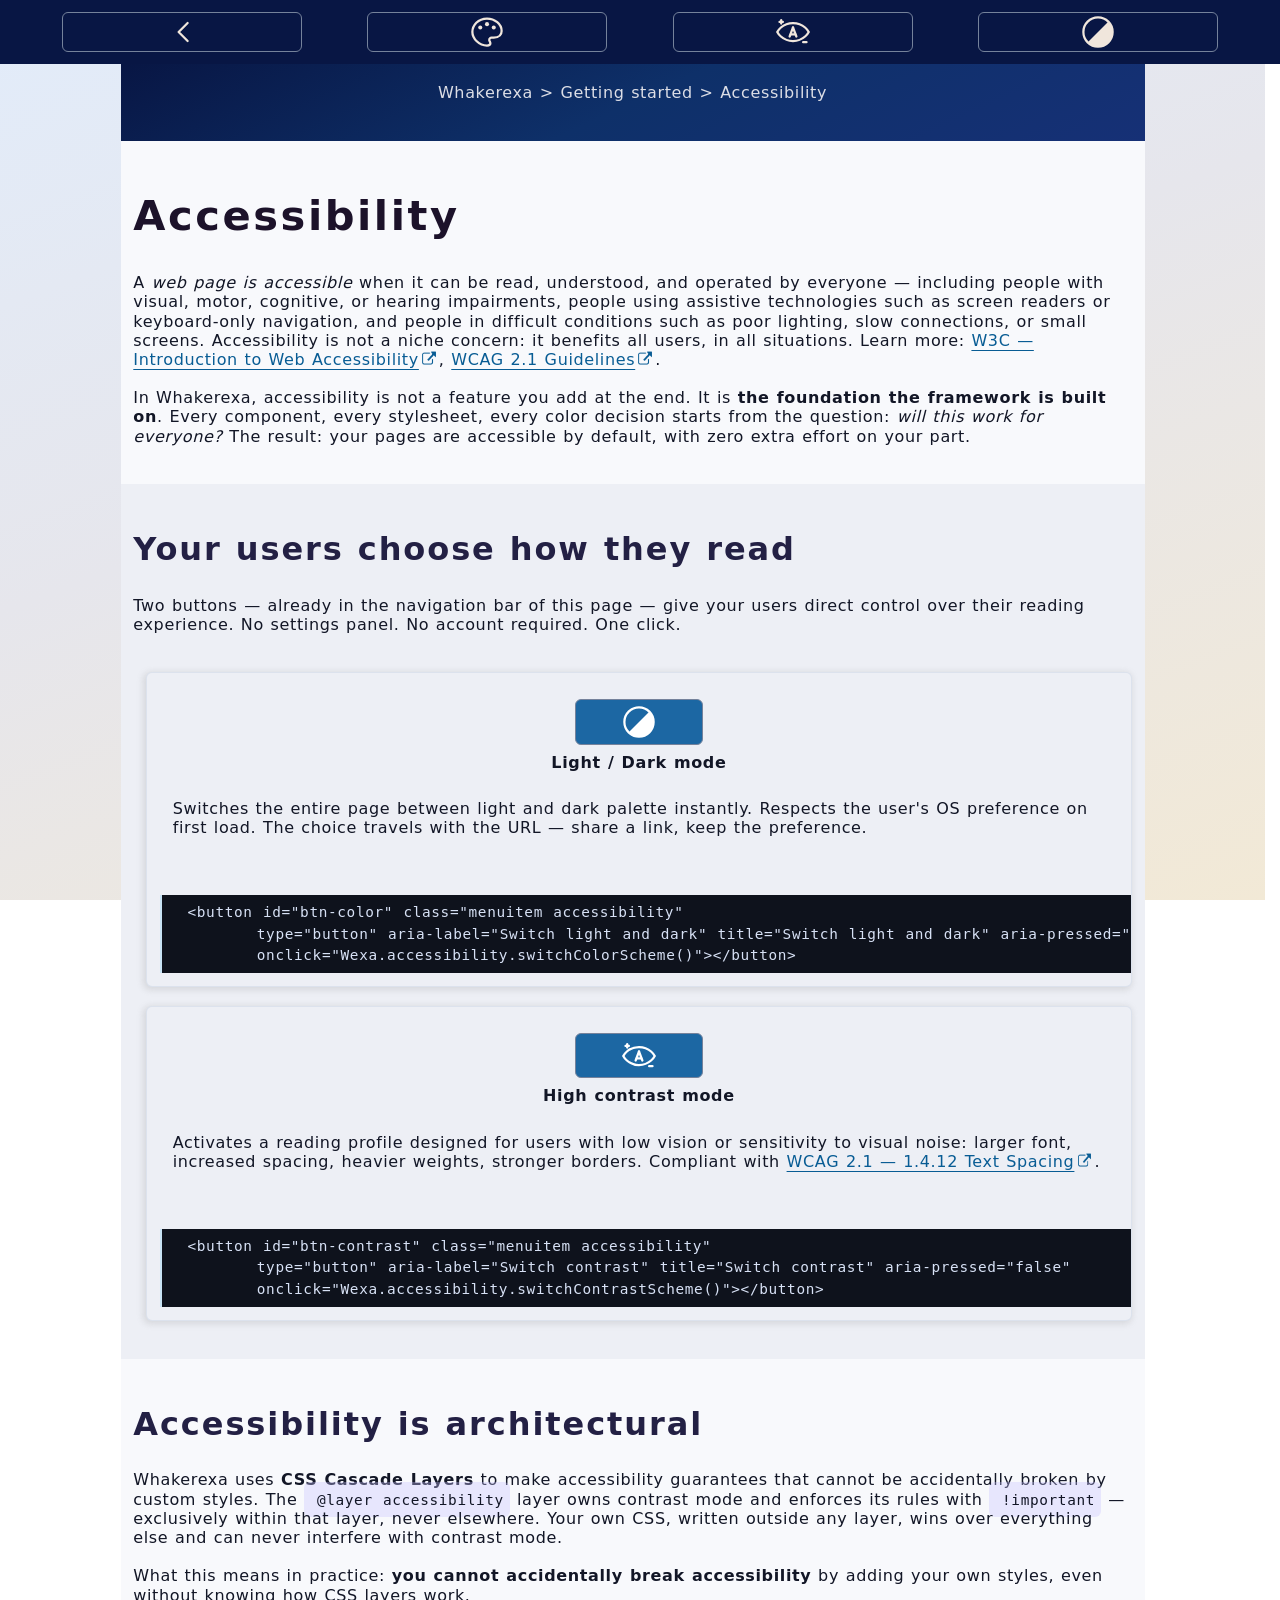
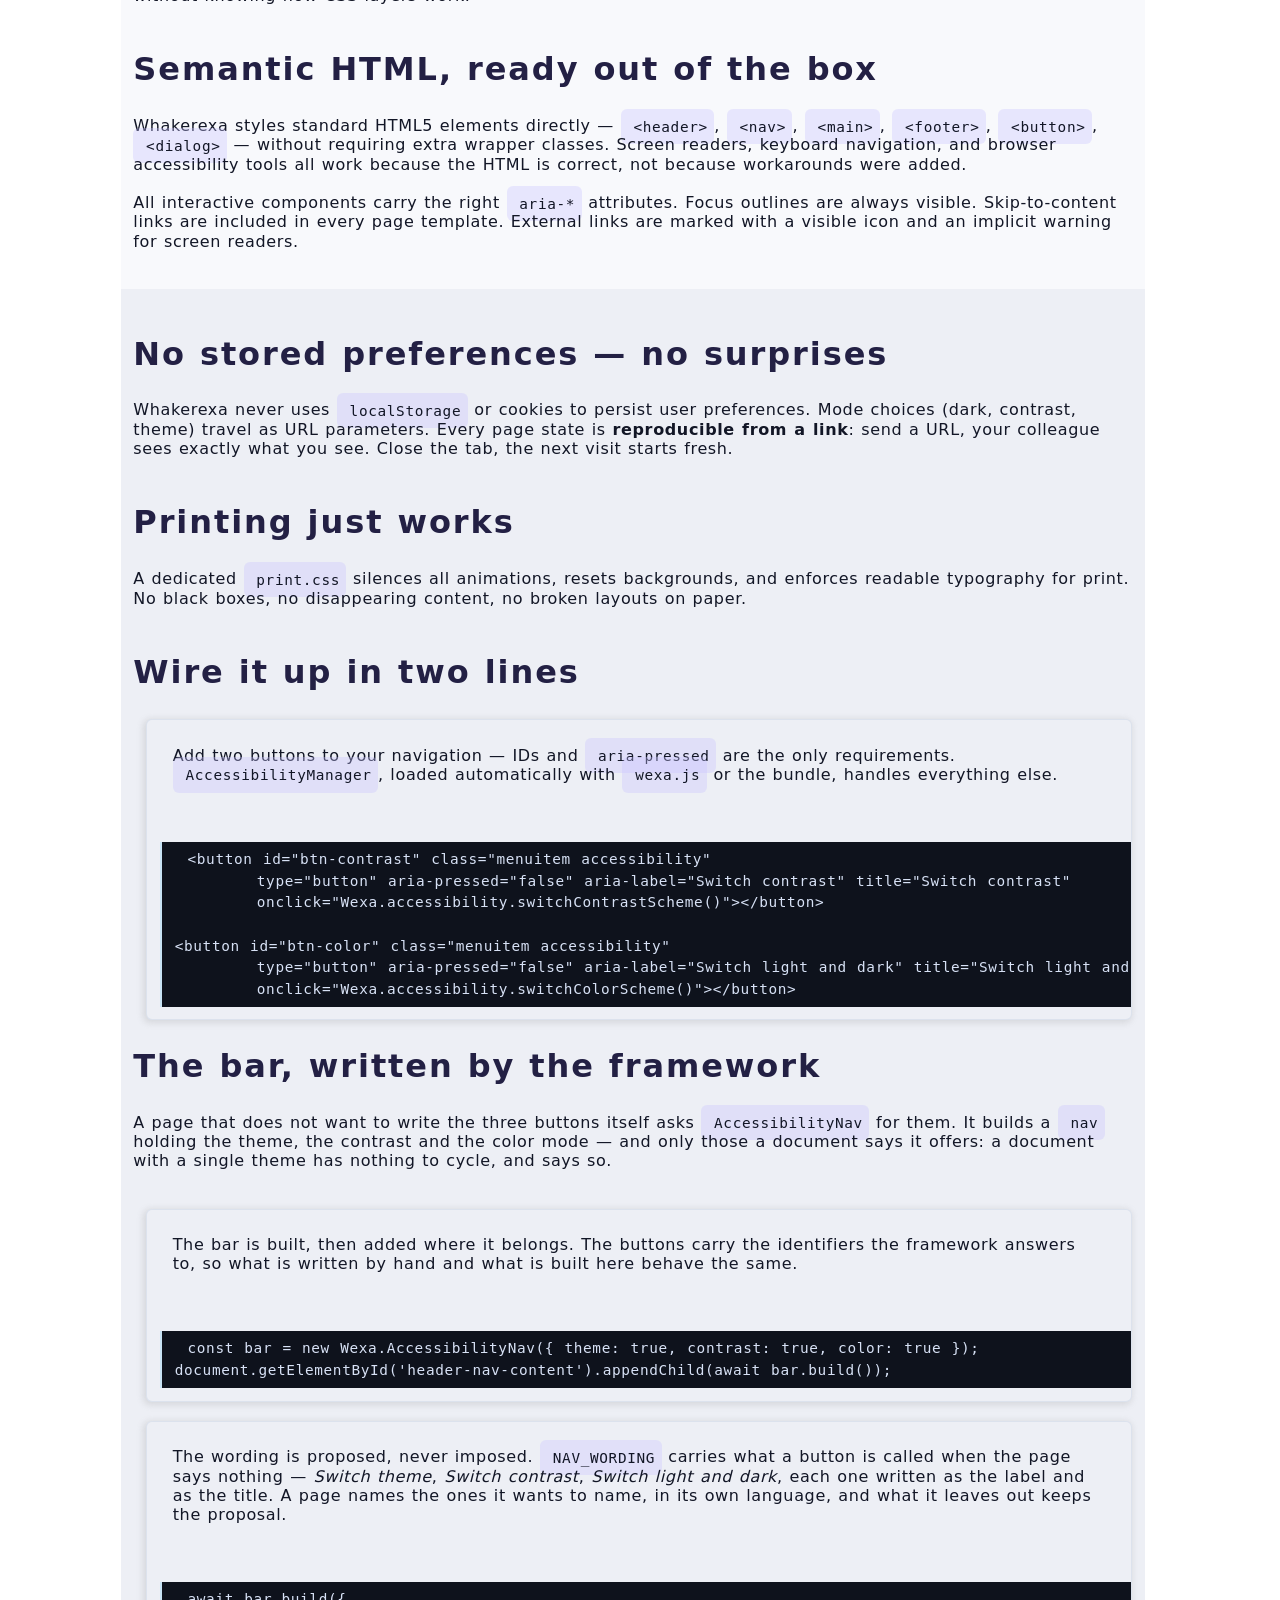
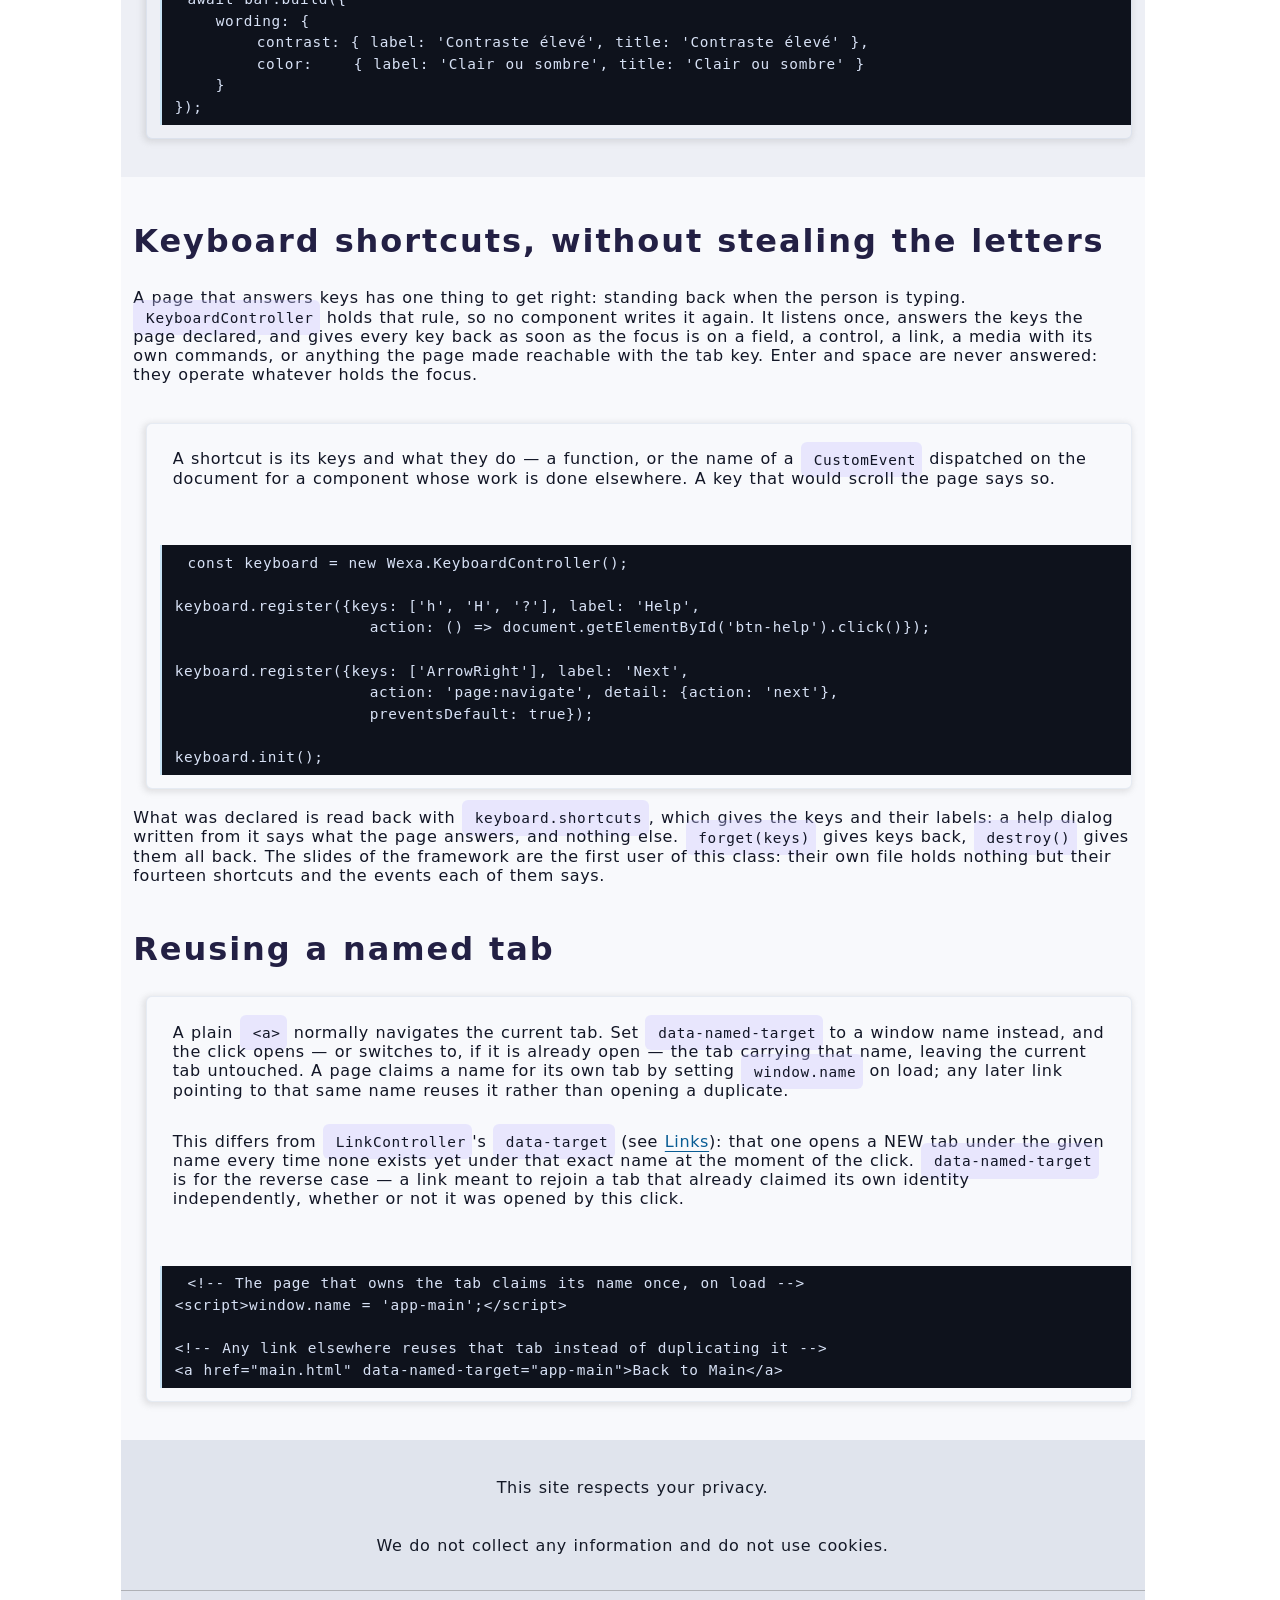
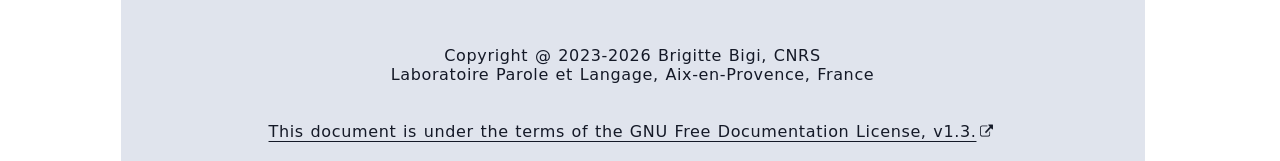
<file: docs/Whakerexa-current/docs/accessibility.html>
<!DOCTYPE html>
<html lang="en">
<head>
    <title>Accessibility — Whakerexa</title>
    <meta charset="utf-8" />
    <meta name="color-scheme" content="light dark" />
    <meta name="viewport" content="width=device-width, initial-scale=1.0" />
    <link rel="icon" href="../wexa_statics/icons/whakerexa.ico" type="image/x-icon" />
    <link rel="stylesheet" href="../wexa_statics/css/wexa.css" type="text/css" media="screen" />
    <link rel="stylesheet" id="wexa-theme" href="../wexa_statics/css/themes/wexa_theme.css" type="text/css" />
    <link rel="stylesheet" href="../wexa_statics/css/print.css" type="text/css" media="print" />
    <link rel="stylesheet" href="../wexa_statics/css/menu.css" type="text/css" media="all" />
    <link rel="stylesheet" href="../wexa_statics/css/layout.css" type="text/css" media="all" />
    <link rel="stylesheet" href="doc.css" type="text/css" media="all" />

    <style>
        :root {
            --header-height:   2rem;
            --header-bg-color: transparent;
            --header-fg-color: var(--fg-color-alt);
            --header-slidein:  none;
        }
    </style>
</head>
<body>

<header id="header-content">
    <a class="skip" href="#main-content" aria-label="skip to main content">Skip to main content</a>
    <p>Whakerexa &gt; Getting started &gt; Accessibility</p>
</header>
<nav class="nav-wexa top" aria-label="Page navigation">
    <a class="menuitem" id="btn-back" data-href="../index.html" data-target="_self" aria-label="Back" title="Back" data-icon="chevron-left">
    </a>
    <button id="btn-css-theme" class="menuitem" type="button"
            aria-label="Switch theme" title="Switch theme"
            onclick="window.themes && window.themes.next()">
    </button>
    <button id="btn-contrast" class="menuitem accessibility"
            type="button" aria-label="Switch contrast" title="Switch contrast" aria-pressed="false"
            onclick="Wexa.accessibility.switchContrastScheme()"></button>
    <button id="btn-color" class="menuitem accessibility"
            type="button" aria-label="Switch light and dark" title="Switch light and dark" aria-pressed="false"
            onclick="Wexa.accessibility.switchColorScheme()"></button>
</nav>

<main id="main-content">

    <!-- ============================================================ -->
    <section class="panel-item">

        <h1>Accessibility</h1>

        <p>
            A <dfn>web page is accessible</dfn> when it can be read, understood, and operated
            by everyone — including people with visual, motor, cognitive, or hearing impairments,
            people using assistive technologies such as screen readers or keyboard-only navigation,
            and people in difficult conditions such as poor lighting, slow connections, or small screens.
            Accessibility is not a niche concern: it benefits all users, in all situations.
            Learn more: <a class="external-link" href="https://www.w3.org/WAI/fundamentals/accessibility-intro/">W3C — Introduction to Web Accessibility</a>,
            <a class="external-link" href="https://www.w3.org/TR/WCAG21/">WCAG 2.1 Guidelines</a>.
        </p>
        <p>
            In Whakerexa, accessibility is not a feature you add at the end.
            It is <strong>the foundation the framework is built on</strong>.
            Every component, every stylesheet, every color decision starts from the question:
            <em>will this work for everyone?</em>
            The result: your pages are accessible by default, with zero extra effort on your part.
        </p>

    </section>

    <!-- ============================================================ -->
    <section class="panel-item">

        <h2>Your users choose how they read</h2>

        <p>
            Two buttons — already in the navigation bar of this page — give your users
            direct control over their reading experience.
            No settings panel. No account required. One click.
        </p>

        <article class="card-doc" aria-label="Light / Dark mode demo">
            <div class="card-view" style="flex-direction: column; align-items: center; gap: 0.5rem;">
                <button id="btn-color-demo" class="menuitem accessibility"
                        type="button" aria-label="Switch light and dark" title="Switch light and dark" aria-pressed="false"
                        onclick="Wexa.accessibility.switchColorScheme()" data-icon="color">
                </button>
                <p><strong>Light / Dark mode</strong></p>
                <p>
                    Switches the entire page between light and dark palette instantly.
                    Respects the user's OS preference on first load.
                    The choice travels with the URL — share a link, keep the preference.
                </p>
            </div>
            <pre class="dark"><code>&lt;button id="btn-color" class="menuitem accessibility"
        type="button" aria-label="Switch light and dark" title="Switch light and dark" aria-pressed="false"
        onclick="Wexa.accessibility.switchColorScheme()"&gt;&lt;/button&gt;</code></pre>
        </article>

        <article class="card-doc" aria-label="High contrast mode demo">
            <div class="card-view" style="flex-direction: column; align-items: center; gap: 0.5rem;">
                <button id="btn-contrast-demo" class="menuitem accessibility"
                        type="button" aria-label="Switch contrast" title="Switch contrast" aria-pressed="false"
                        onclick="Wexa.accessibility.switchContrastScheme()" data-icon="contrast">
                </button>
                <p><strong>High contrast mode</strong></p>
                <p>
                    Activates a reading profile designed for users with low vision or
                    sensitivity to visual noise: larger font, increased spacing,
                    heavier weights, stronger borders.
                    Compliant with <a class="external-link" href="https://www.w3.org/TR/WCAG21/#text-spacing">WCAG 2.1 — 1.4.12 Text Spacing</a>.
                </p>
            </div>
            <pre class="dark"><code>&lt;button id="btn-contrast" class="menuitem accessibility"
        type="button" aria-label="Switch contrast" title="Switch contrast" aria-pressed="false"
        onclick="Wexa.accessibility.switchContrastScheme()"&gt;&lt;/button&gt;</code></pre>
        </article>

    </section>

    <!-- ============================================================ -->
    <section class="panel-item">

        <h2>Accessibility is architectural</h2>

        <p>
            Whakerexa uses <strong>CSS Cascade Layers</strong> to make accessibility guarantees that cannot
            be accidentally broken by custom styles.
            The <code>@layer accessibility</code> layer owns contrast mode and enforces its rules with
            <code>!important</code> — exclusively within that layer, never elsewhere.
            Your own CSS, written outside any layer, wins over everything else
            and can never interfere with contrast mode.
        </p>
        <p>
            What this means in practice: <strong>you cannot accidentally break accessibility</strong>
            by adding your own styles, even without knowing how CSS layers work.
        </p>

        <h2>Semantic HTML, ready out of the box</h2>

        <p>
            Whakerexa styles standard HTML5 elements directly —
            <code>&lt;header&gt;</code>, <code>&lt;nav&gt;</code>, <code>&lt;main&gt;</code>,
            <code>&lt;footer&gt;</code>, <code>&lt;button&gt;</code>, <code>&lt;dialog&gt;</code> —
            without requiring extra wrapper classes.
            Screen readers, keyboard navigation, and browser accessibility tools
            all work because the HTML is correct, not because workarounds were added.
        </p>
        <p>
            All interactive components carry the right <code>aria-*</code> attributes.
            Focus outlines are always visible. Skip-to-content links are included in every page template.
            External links are marked with a visible icon and an implicit warning for screen readers.
        </p>

    </section>

    <!-- ============================================================ -->
    <section class="panel-item">

        <h2>No stored preferences — no surprises</h2>

        <p>
            Whakerexa never uses <code>localStorage</code> or cookies to persist user preferences.
            Mode choices (dark, contrast, theme) travel as URL parameters.
            Every page state is <strong>reproducible from a link</strong>:
            send a URL, your colleague sees exactly what you see.
            Close the tab, the next visit starts fresh.
        </p>

        <h2>Printing just works</h2>

        <p>
            A dedicated <code>print.css</code> silences all animations, resets backgrounds,
            and enforces readable typography for print.
            No black boxes, no disappearing content, no broken layouts on paper.
        </p>

        <h2>Wire it up in two lines</h2>

        <article class="card-doc" aria-label="AccessibilityManager wiring">
            <div class="card-view" style="flex-direction: column; align-items: flex-start;">
                <p>
                    Add two buttons to your navigation — IDs and <code>aria-pressed</code> are the only requirements.
                    <code>AccessibilityManager</code>, loaded automatically with <code>wexa.js</code> or the bundle,
                    handles everything else.
                </p>
            </div>
            <pre class="dark"><code>&lt;button id="btn-contrast" class="menuitem accessibility"
        type="button" aria-pressed="false" aria-label="Switch contrast" title="Switch contrast"
        onclick="Wexa.accessibility.switchContrastScheme()"&gt;&lt;/button&gt;

&lt;button id="btn-color" class="menuitem accessibility"
        type="button" aria-pressed="false" aria-label="Switch light and dark" title="Switch light and dark"
        onclick="Wexa.accessibility.switchColorScheme()"&gt;&lt;/button&gt;</code></pre>
        </article>

        <h2>The bar, written by the framework</h2>

        <p>
            A page that does not want to write the three buttons itself asks
            <code>AccessibilityNav</code> for them. It builds a <code>nav</code> holding the
            theme, the contrast and the color mode &mdash; and only those a document says it
            offers: a document with a single theme has nothing to cycle, and says so.
        </p>

        <article class="card-doc" aria-label="AccessibilityNav — the bar it builds">
            <div class="card-view" style="flex-direction: column; align-items: flex-start;">
                <p>The bar is built, then added where it belongs. The buttons carry the
                    identifiers the framework answers to, so what is written by hand and what
                    is built here behave the same.</p>
            </div>
            <pre class="dark"><code>const bar = new Wexa.AccessibilityNav({ theme: true, contrast: true, color: true });
document.getElementById('header-nav-content').appendChild(await bar.build());</code></pre>
        </article>

        <article class="card-doc" aria-label="AccessibilityNav — the wording it proposes">
            <div class="card-view" style="flex-direction: column; align-items: flex-start;">
                <p>
                    The wording is proposed, never imposed. <code>NAV_WORDING</code> carries what
                    a button is called when the page says nothing &mdash; <em>Switch theme</em>,
                    <em>Switch contrast</em>, <em>Switch light and dark</em>, each one written as
                    the label and as the title. A page names the ones it wants to name, in its own
                    language, and what it leaves out keeps the proposal.
                </p>
            </div>
            <pre class="dark"><code>await bar.build({
    wording: {
        contrast: { label: 'Contraste élevé', title: 'Contraste élevé' },
        color:    { label: 'Clair ou sombre', title: 'Clair ou sombre' }
    }
});</code></pre>
        </article>

    </section>

    <!-- ============================================================ -->
    <section class="panel-item">

        <h2>Keyboard shortcuts, without stealing the letters</h2>

        <p>
            A page that answers keys has one thing to get right: standing back when the person
            is typing. <code>KeyboardController</code> holds that rule, so no component writes
            it again. It listens once, answers the keys the page declared, and gives every key
            back as soon as the focus is on a field, a control, a link, a media with its own
            commands, or anything the page made reachable with the tab key. Enter and space are
            never answered: they operate whatever holds the focus.
        </p>

        <article class="card-doc" aria-label="KeyboardController — one shortcut">
            <div class="card-view" style="flex-direction: column; align-items: flex-start;">
                <p>
                    A shortcut is its keys and what they do — a function, or the name of a
                    <code>CustomEvent</code> dispatched on the document for a component whose
                    work is done elsewhere. A key that would scroll the page says so.
                </p>
            </div>
            <pre class="dark"><code>const keyboard = new Wexa.KeyboardController();

keyboard.register({keys: ['h', 'H', '?'], label: 'Help',
                   action: () =&gt; document.getElementById('btn-help').click()});

keyboard.register({keys: ['ArrowRight'], label: 'Next',
                   action: 'page:navigate', detail: {action: 'next'},
                   preventsDefault: true});

keyboard.init();</code></pre>
        </article>

        <p>
            What was declared is read back with <code>keyboard.shortcuts</code>, which gives the
            keys and their labels: a help dialog written from it says what the page answers, and
            nothing else. <code>forget(keys)</code> gives keys back, <code>destroy()</code> gives
            them all back. The slides of the framework are the first user of this class: their
            own file holds nothing but their fourteen shortcuts and the events each of them says.
        </p>

        <h2>Reusing a named tab</h2>

        <article class="card-doc" aria-label="Named tab links">
            <div class="card-view" style="flex-direction: column; align-items: flex-start;">
                <p>
                    A plain <code>&lt;a&gt;</code> normally navigates the current tab. Set
                    <code>data-named-target</code> to a window name instead, and the click opens
                    — or switches to, if it is already open — the tab carrying that name, leaving
                    the current tab untouched. A page claims a name for its own tab by setting
                    <code>window.name</code> on load; any later link pointing to that same name
                    reuses it rather than opening a duplicate.
                </p>
                <p>
                    This differs from <code>LinkController</code>'s <code>data-target</code>
                    (see <a href="links.html">Links</a>): that one opens a NEW tab under the given
                    name every time none exists yet under that exact name at the moment of the
                    click. <code>data-named-target</code> is for the reverse case — a link meant
                    to rejoin a tab that already claimed its own identity independently, whether
                    or not it was opened by this click.
                </p>
            </div>
            <pre class="dark"><code>&lt;!-- The page that owns the tab claims its name once, on load --&gt;
&lt;script&gt;window.name = 'app-main';&lt;/script&gt;

&lt;!-- Any link elsewhere reuses that tab instead of duplicating it --&gt;
&lt;a href="main.html" data-named-target="app-main"&gt;Back to Main&lt;/a&gt;</code></pre>
        </article>

    </section>

</main>

<footer>
    <p class="center">This site respects your privacy.</p>
    <p class="center">We do not collect any information and do not use cookies.</p>
    <hr>
    <p>Copyright @ 2023-2026 Brigitte Bigi, CNRS<br>
        Laboratoire Parole et Langage, Aix-en-Provence, France</p>
    <p><a href="https://www.gnu.org/licenses/fdl-1.3.en.html" class="external-link">
        This document is under the terms of the GNU Free Documentation License, v1.3.</a>
    </p>
</footer>


<script src="../wexa_statics/js/wexa.loader.js"
        data-base="../wexa_statics/"
        data-links="btn-back"></script>
</body>
</html>
</file>
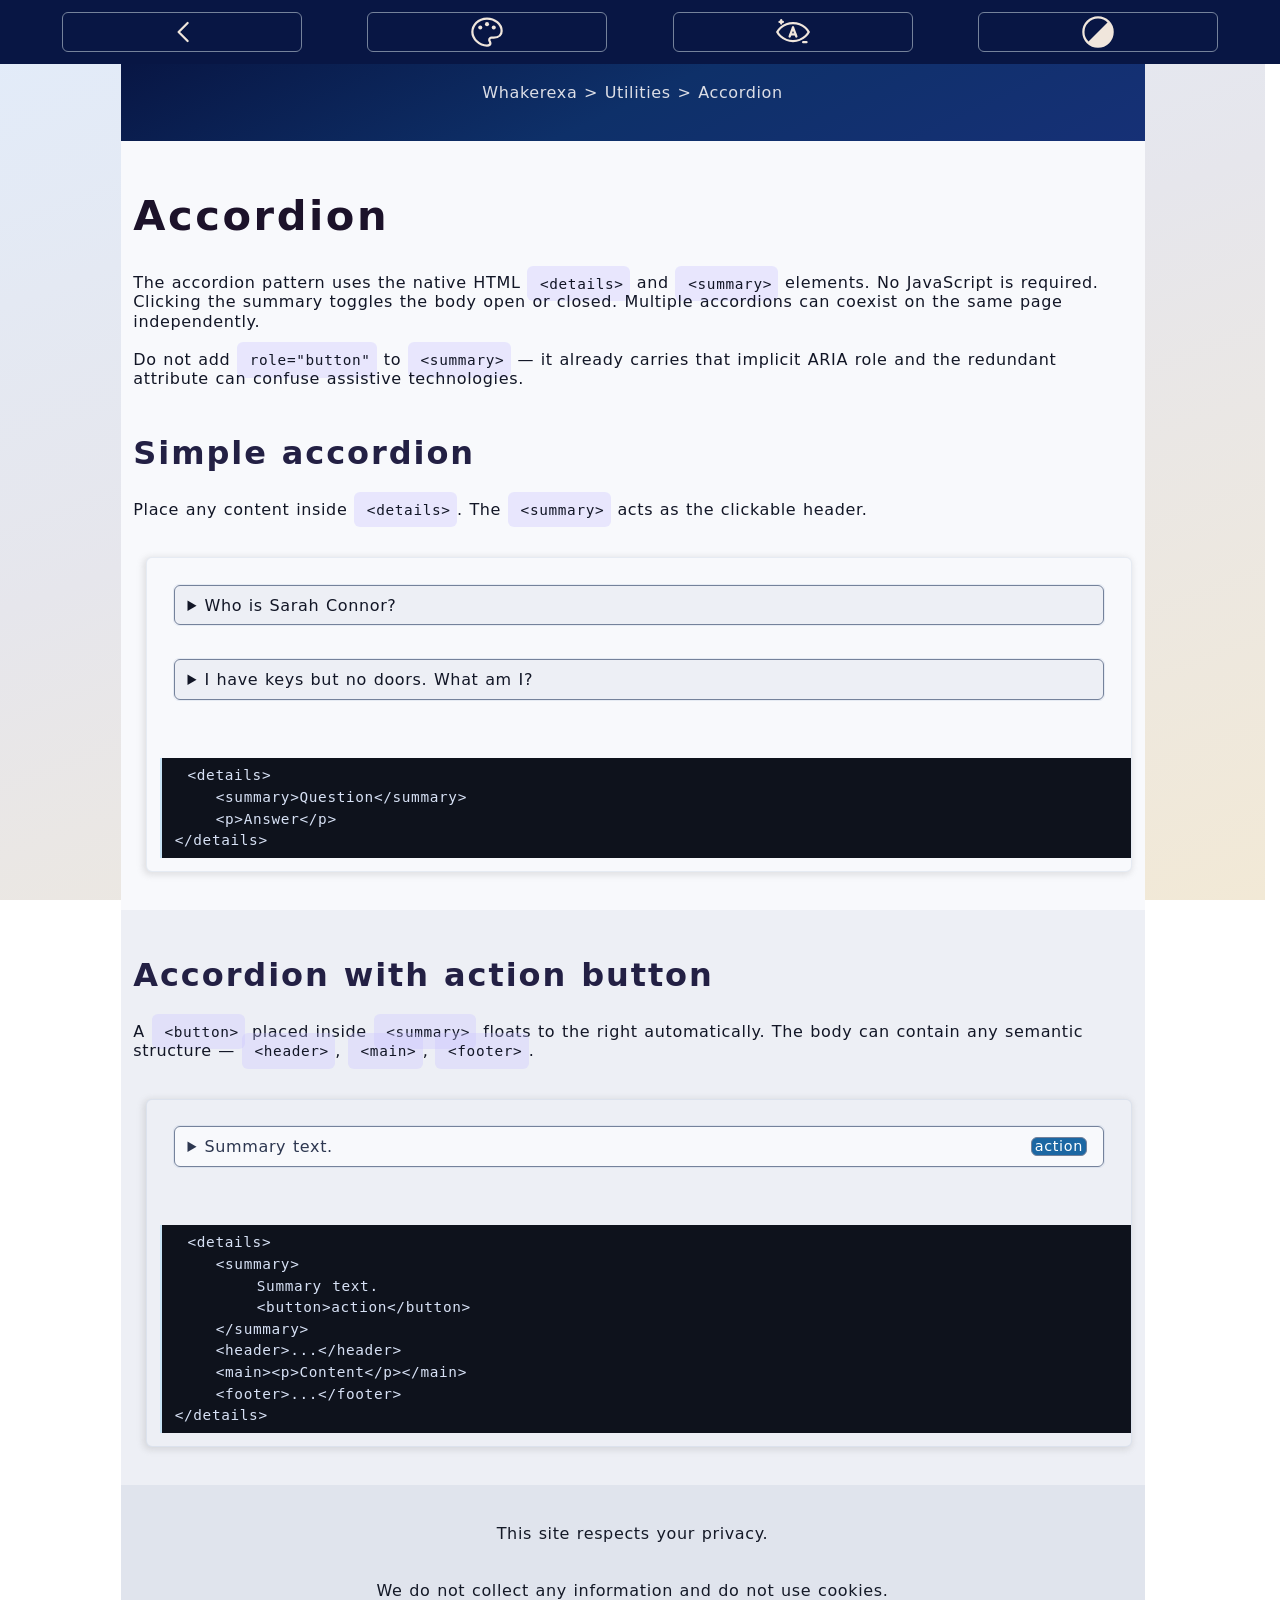
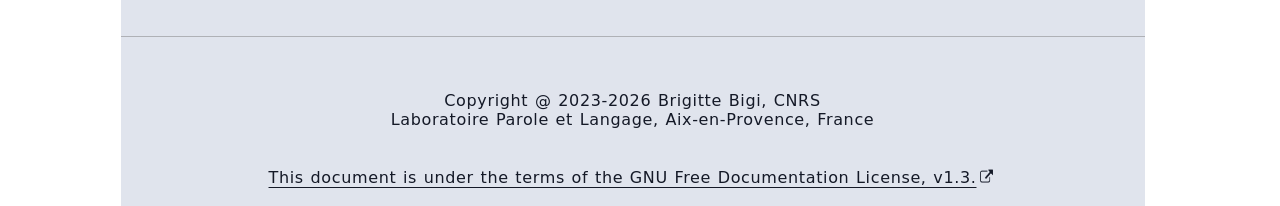
<file: docs/Whakerexa-current/docs/accordion.html>
<!DOCTYPE html>

<html lang="en">
<head>

    <title>Accordion • Whakerexa</title>

    <meta charset="utf-8" />
    <meta name="viewport" content="width=device-width, initial-scale=1.0" />
    <meta name="keywords" content="web, css, html5, framework, accessibility, disability"/>

    <link rel="icon" href="../wexa_statics/icons/whakerexa.ico" type="image/x-icon" />
    <link rel="stylesheet" href="../wexa_statics/css/wexa.css" type="text/css" media="screen" />
    <link rel="stylesheet" id="wexa-theme" href="../wexa_statics/css/themes/wexa_theme.css" type="text/css" />
    <link rel="stylesheet" href="../wexa_statics/css/print.css" type="text/css" media="print" />
    <link rel="stylesheet" href="doc.css" type="text/css" media="all" />
    <link rel="stylesheet" href="../wexa_statics/css/menu.css" type="text/css" media="all" />
    <link rel="stylesheet" href="../wexa_statics/css/layout.css" type="text/css" media="all" />

    <style>
        :root {
            --header-height:   2rem;
            --header-bg-color: transparent;
            --header-fg-color: var(--fg-color-alt);
            --header-slidein:  none;
        }
    </style>

</head>

<body>


<header id="header-content">
    <a class="skip" href="#main-content" aria-label="skip to main content">Skip to main content</a>
    <p>Whakerexa > Utilities > Accordion</p>
</header>

<nav class="nav-wexa top" aria-label="Page navigation">
    <a class="menuitem" id="btn-back" data-href="../index.html" data-target="_self" aria-label="Back" title="Back" data-icon="chevron-left">
    </a>
    <button id="btn-css-theme" class="menuitem" type="button"
            aria-label="Switch theme" title="Switch theme"
            onclick="window.themes && window.themes.next()">
    </button>
    <button id="btn-contrast" class="menuitem accessibility"
            type="button" aria-label="Switch contrast" title="Switch contrast" aria-pressed="false"
            onclick="Wexa.accessibility.switchContrastScheme()"></button>
    <button id="btn-color" class="menuitem accessibility"
            type="button" aria-label="Switch light and dark" title="Switch light and dark" aria-pressed="false"
            onclick="Wexa.accessibility.switchColorScheme()"></button>
</nav>

<main id="main-content">

    <!-- ============================================================ -->
    <section class="panel-item">

    <h1>Accordion</h1>
    <p>
        The accordion pattern uses the native HTML <code>&lt;details&gt;</code> and
        <code>&lt;summary&gt;</code> elements. No JavaScript is required.
        Clicking the summary toggles the body open or closed.
        Multiple accordions can coexist on the same page independently.
    </p>
    <p>
        Do not add <code>role="button"</code> to <code>&lt;summary&gt;</code> —
        it already carries that implicit ARIA role and the redundant attribute
        can confuse assistive technologies.
    </p>

        <h2>Simple accordion</h2>
        <p>
            Place any content inside <code>&lt;details&gt;</code>.
            The <code>&lt;summary&gt;</code> acts as the clickable header.
        </p>

        <article class="card-doc" aria-label="Accordion — simple">
            <div class="card-view" style="flex-direction: column; align-items: stretch; width: 100%;">
                <details>
                    <summary>Who is Sarah Connor?</summary>
                    <p>Sarah Jeanette Connor is a fictional character and the main protagonist
                        of the Terminator franchise, portrayed by Linda Hamilton.</p>
                </details>
                <details>
                    <summary>I have keys but no doors. What am I?</summary>
                    <p>A keyboard.</p>
                </details>
            </div>
            <pre class="dark"><code>&lt;details&gt;
    &lt;summary&gt;Question&lt;/summary&gt;
    &lt;p&gt;Answer&lt;/p&gt;
&lt;/details&gt;</code></pre>
        </article>

    </section>

    <!-- ============================================================ -->
    <section class="panel-item">

        <h2>Accordion with action button</h2>
        <p>
            A <code>&lt;button&gt;</code> placed inside <code>&lt;summary&gt;</code>
            floats to the right automatically. The body can contain any semantic
            structure — <code>&lt;header&gt;</code>, <code>&lt;main&gt;</code>,
            <code>&lt;footer&gt;</code>.
        </p>

        <article class="card-doc" aria-label="Accordion — with button in summary">
            <div class="card-view" style="flex-direction: column; align-items: stretch; width: 100%;">
                <details>
                    <summary>
                        Summary text.
                        <button>action</button>
                    </summary>
                    <header>Header inside details.</header>
                    <main>
                        <p>Content in the main part of the details element.</p>
                        <p>Content in the main part of the details element.</p>
                    </main>
                    <footer>Footer inside details.</footer>
                </details>
            </div>
            <pre class="dark"><code>&lt;details&gt;
    &lt;summary&gt;
        Summary text.
        &lt;button&gt;action&lt;/button&gt;
    &lt;/summary&gt;
    &lt;header&gt;...&lt;/header&gt;
    &lt;main&gt;&lt;p&gt;Content&lt;/p&gt;&lt;/main&gt;
    &lt;footer&gt;...&lt;/footer&gt;
&lt;/details&gt;</code></pre>
        </article>

    </section>

</main>

<footer>
    <p class="center">This site respects your privacy.</p>
    <p class="center">We do not collect any information and do not use cookies.</p>
    <hr>
    <p>Copyright @ 2023-2026 Brigitte Bigi, CNRS<br>
        Laboratoire Parole et Langage, Aix-en-Provence, France</p>
    <p><a href="https://www.gnu.org/licenses/fdl-1.3.en.html" class="external-link">
        This document is under the terms of the GNU Free Documentation License, v1.3.</a>
    </p>
</footer>

<script src="../wexa_statics/js/wexa.loader.js"
        data-base="../wexa_statics/"
        data-links="btn-back"></script>
</body>
</html>
</file>
<file: docs/Whakerexa-current/wexa_statics/css/wexa.css>
/*
:filename: wexa_statics/css/wexa.css
:author: Brigitte Bigi
:contact: contact@sppas.org
:summary: a CSS framework to make nice accessible web content

-------------------------------------------------------------------------

This file is part of Whakerexa: https://github.com/brigitte-bigi/Whakerexa

Copyright (C) 2023-2026 Brigitte Bigi, CNRS
Laboratoire Parole et Langage, Aix-en-Provence, France

This program is free software: you can redistribute it and/or modify
it under the terms of the GNU Affero General Public License as published by
the Free Software Foundation, either version 3 of the License, or
(at your option) any later version.

This program is distributed in the hope that it will be useful,
but WITHOUT ANY WARRANTY; without even the implied warranty of
MERCHANTABILITY or FITNESS FOR A PARTICULAR PURPOSE.  See the
GNU Affero General Public License for more details.

You should have received a copy of the GNU Affero General Public License
along with this program.  If not, see <https://www.gnu.org/licenses/>.

This banner notice must not be removed.

-------------------------------------------------------------------------

*/

@layer reset, base, theme, accessibility;

/* =======================================================================
                              FONTS DEFINITIONS

  See here: https://v-fonts.com/licenses/open-source for a list of open
  source variable fonts.

  In most cases, the font size is computed from the global --font-size variable.
  For example:
    font-size: calc(1.7 * var(--font-size));
  This is used instead of:
    font-size: 1.7rem;
  because rem-based values are not updated when switching to the contrast view.

  ======================================================================== */

/* Each family is split into unicode-range subsets: a block is downloaded
   only when the page holds one of its characters. These rules are generated
   by scripts/build_fonts_subsets.py -- do not edit them by hand. */

@font-face {
    font-family: SansFont;
    src: url('../fonts/Commissioner-latin.woff2') format('woff2');
    font-display: swap;
    unicode-range: U+0000, U+000D, U+0020-007E, U+00A0-00FF, U+0131, U+0152-0153, U+02BB-02BC, U+02C6, U+02DA, U+02DC, U+2007-200B, U+2010, U+2012-2015, U+2018-201A, U+201C-201E, U+2020-2022, U+2026, U+2030, U+2032-2033, U+2039-203A, U+2044, U+2074, U+20AC, U+2122, U+2212, U+2215;
}

@font-face {
    font-family: SansFont;
    src: url('../fonts/Commissioner-latin-ext.woff2') format('woff2');
    font-display: swap;
    unicode-range: U+0100-0130, U+0134-0148, U+014A-0151, U+0154-017E, U+018F, U+0192, U+01A0-01A1, U+01AF-01B0, U+01C4-01CC, U+01E6-01E7, U+01EA-01EB, U+01FA-021B, U+022A-022D, U+0230-0233, U+0237, U+0259, U+0300-0304, U+0306-030C, U+030F, U+0311-0312, U+031B, U+0323-0324, U+0326-0328, U+032E, U+0331, U+1E08-1E09, U+1E0C-1E0F, U+1E14-1E17, U+1E1C-1E1D, U+1E20-1E21, U+1E24-1E25, U+1E2A-1E2B, U+1E2E-1E2F, U+1E36-1E37, U+1E3A-1E3B, U+1E42-1E49, U+1E4C-1E53, U+1E5A-1E5B, U+1E5E-1E69, U+1E6C-1E6F, U+1E78-1E7B, U+1E80-1E85, U+1E8E-1E8F, U+1E92-1E93, U+1E97, U+1E9E, U+1EF2-1EF9, U+20A1, U+20A3-20A4, U+20A6-20A7, U+20A9, U+20AB, U+20AD-20AE, U+20B1-20B2, U+20B4-20B5, U+20B8-20BA, U+20BC-20BD, U+2113;
}

@font-face {
    font-family: SansFont;
    src: url('../fonts/Commissioner-vietnamese.woff2') format('woff2');
    font-display: swap;
    unicode-range: U+1EA0-1EF1;
}

@font-face {
    font-family: SansFont;
    src: url('../fonts/Commissioner-greek.woff2') format('woff2');
    font-display: swap;
    unicode-range: U+0374-0375, U+037E, U+0384-038A, U+038C, U+038E-03A1, U+03A3-03CE, U+03D7;
}

@font-face {
    font-family: SansFont;
    src: url('../fonts/Commissioner-cyrillic.woff2') format('woff2');
    font-display: swap;
    unicode-range: U+0400-045F, U+0490-0491, U+04B0-04B1, U+2116;
}

@font-face {
    font-family: SansFont;
    src: url('../fonts/Commissioner-cyrillic-ext.woff2') format('woff2');
    font-display: swap;
    unicode-range: U+0462-0463, U+046A-046B, U+0472-0475, U+048A-048F, U+0492-04AF, U+04B2-04FF, U+0510-0513, U+051A-051D, U+0524-0529, U+052E-052F;
}

@font-face {
    font-family: SansFont;
    src: url('../fonts/Commissioner-other.woff2') format('woff2');
    font-display: swap;
    unicode-range: U+02BE-02BF, U+02C7-02CC, U+02D8-02D9, U+02DB, U+02DD, U+2070, U+2075-2079, U+2080-2089, U+2126, U+212E, U+2202, U+2205-2206, U+220F, U+2211, U+2219-221A, U+221E, U+222B, U+2248, U+2260, U+2264-2265, U+25CA, U+FB01-FB02;
}

@font-face {
    font-family: SerifFont;
    src: url('../fonts/SourceSerifPro-latin.woff2') format('woff2');
    font-display: swap;
    unicode-range: U+0020-007E, U+00A0-00FF, U+0131, U+0152-0153, U+02BB-02BC, U+02C6, U+02DA, U+02DC, U+2007, U+2010, U+2012-2015, U+2018-201A, U+201C-201E, U+2020-2022, U+2025-2026, U+2030, U+2032-2033, U+2039-203A, U+203C, U+2044, U+2047-2049, U+2074, U+20AC, U+2122, U+2191, U+2193, U+2212, U+2215;
}

@font-face {
    font-family: SerifFont;
    src: url('../fonts/SourceSerifPro-latin-ext.woff2') format('woff2');
    font-display: swap;
    unicode-range: U+0100-012B, U+012E-0130, U+0134-0149, U+014C-0151, U+0154-0165, U+0168-017F, U+018F, U+0192, U+01A0-01A1, U+01AF-01B0, U+01CD-01DC, U+01E6-01E7, U+01F8-01F9, U+0218-021B, U+0237, U+0251, U+0259, U+0261, U+0300-0304, U+0306-030C, U+031B, U+0323-0324, U+0326-0329, U+032E, U+0331, U+1E0C-1E0F, U+1E20-1E21, U+1E24-1E25, U+1E2A-1E2B, U+1E36-1E3B, U+1E3E-1E3F, U+1E42-1E49, U+1E5A-1E63, U+1E6C-1E6F, U+1E80-1E85, U+1E8E-1E8F, U+1E92-1E93, U+1E97, U+1E9E, U+1EF2-1EF9, U+20A1, U+20A4, U+20A6-20A7, U+20A9, U+20AB, U+20AE, U+20B1-20B2, U+20B4-20B5, U+20B8-20BA, U+20BD, U+20BF, U+2113;
}

@font-face {
    font-family: SerifFont;
    src: url('../fonts/SourceSerifPro-vietnamese.woff2') format('woff2');
    font-display: swap;
    unicode-range: U+1EA0-1EF1;
}

@font-face {
    font-family: SerifFont;
    src: url('../fonts/SourceSerifPro-greek.woff2') format('woff2');
    font-display: swap;
    unicode-range: U+0374-0375, U+037E, U+0384-038A, U+038C, U+038E-03A1, U+03A3-03CE, U+03D7, U+03D9, U+03DB, U+03DD, U+03E1;
}

@font-face {
    font-family: SerifFont;
    src: url('../fonts/SourceSerifPro-cyrillic.woff2') format('woff2');
    font-display: swap;
    unicode-range: U+0400-045F, U+0490-0491, U+04B0-04B1, U+2116;
}

@font-face {
    font-family: SerifFont;
    src: url('../fonts/SourceSerifPro-cyrillic-ext.woff2') format('woff2');
    font-display: swap;
    unicode-range: U+0462-0463, U+0472-0475, U+0492-0493, U+0496-049B, U+04A0-04A3, U+04AA-04AB, U+04AE-04AF, U+04B2-04B3, U+04B6-04B7, U+04BA-04BB, U+04C0-04C2, U+04CF-04D1, U+04D4-04D9, U+04E2-04E3, U+04E6-04E9, U+04EE-04EF, U+04F2-04F3;
}

@font-face {
    font-family: SerifFont;
    src: url('../fonts/SourceSerifPro-other.woff2') format('woff2');
    font-display: swap;
    unicode-range: U+02B0, U+02B2-02B3, U+02B7-02B8, U+02BE-02BF, U+02C7-02CC, U+02D8-02D9, U+02DB, U+02DD, U+02E1-02E3, U+1D43, U+1D47-1D49, U+1D4D, U+1D4F-1D50, U+1D52, U+1D56-1D58, U+1D5B, U+1D9C, U+1DA0, U+1DBB, U+2070-2071, U+2075-2079, U+207D-2089, U+208D-208E, U+2117, U+2120, U+2126, U+212E, U+2153-2154, U+215B-215E, U+2190, U+2192, U+2196-2199, U+2202, U+2206, U+220F, U+2211, U+2219-221A, U+221E, U+222B, U+2248, U+2260, U+2264-2265, U+25A0, U+25B2-25B3, U+25B6-25B7, U+25BC-25BD, U+25C0-25C1, U+25C6, U+25C9-25CA, U+2610-2611, U+266A, U+2713, U+2752, U+2E3A-2E3B, U+FB00-FB04, U+1F12F, U+1F16A-1F16B;
}

@font-face {
    font-family: ContrastFont;
    src: url('../fonts/AccessibleDfA-Regular-latin.woff2') format('woff2');
    font-style: normal;
    font-weight: normal;
    unicode-range: U+0020-007E, U+00A0-00FF, U+0131, U+0152-0153, U+02BB-02BC, U+02C6, U+02DA, U+02DC, U+2012-2022, U+2026, U+202F-2030, U+2032-2034, U+2039-203A, U+203C, U+2044, U+20AC, U+2122, U+2212, U+2215;
}

@font-face {
    font-family: ContrastFont;
    src: url('../fonts/AccessibleDfA-Regular-latin-ext.woff2') format('woff2');
    font-style: normal;
    font-weight: normal;
    unicode-range: U+0100-0130, U+0132-0151, U+0154-017F, U+0189, U+018E-018F, U+0192, U+0197, U+019A, U+019C, U+01B5-01B6, U+01BB, U+01C4-01D4, U+01D9-01DA, U+01DD, U+01E1-01E3, U+01E6-01ED, U+01F0-01F5, U+01F8-01F9, U+01FC-021B, U+021E-021F, U+0226-0229, U+022E-022F, U+0231-0233, U+0237, U+023A-023E, U+0245-0247, U+024C-024F, U+0258-025A, U+025F, U+0262, U+0268, U+026A, U+026F, U+0274, U+0276, U+0279-027A, U+0280-0281, U+0287, U+028C-028F, U+0299, U+029C, U+029E-029F, U+02A3, U+02A6-02A7, U+02AA-02AB, U+0300-0304, U+0307, U+030B-030F, U+0311-0317, U+031F-0323, U+0326-0329, U+032C-0331, U+0334-0338, U+033D, U+0348, U+034A-034C, U+0350, U+0353-0356, U+0358, U+035E-035F, U+0361, U+0363-036F, U+1E02-1E13, U+1E15, U+1E17-1E19, U+1E1E-1E25, U+1E28-1E29, U+1E30-1E4B, U+1E53, U+1E56-1E63, U+1E66-1E71, U+1E76-1E77, U+1E7E-1E7F, U+1E86-1E8B, U+1E8E-1E96, U+1E9B, U+1EF4-1EF5, U+20A0-20A9, U+20BF, U+2C7C, U+A730-A731, U+A734-A739;
}

@font-face {
    font-family: ContrastFont;
    src: url('../fonts/AccessibleDfA-Regular-vietnamese.woff2') format('woff2');
    font-style: normal;
    font-weight: normal;
    unicode-range: U+1EA0-1EA1, U+1EAC-1EAD, U+1EB8-1EB9, U+1EC6-1EC7, U+1ECA-1ECD, U+1ED8-1ED9, U+1EE4-1EE5;
}

@font-face {
    font-family: ContrastFont;
    src: url('../fonts/AccessibleDfA-Regular-greek.woff2') format('woff2');
    font-style: normal;
    font-weight: normal;
    unicode-range: U+037E, U+03D6;
}

@font-face {
    font-family: ContrastFont;
    src: url('../fonts/AccessibleDfA-Regular-cyrillic.woff2') format('woff2');
    font-style: normal;
    font-weight: normal;
    unicode-range: U+0412, U+0415, U+041C-041E, U+0420-0422, U+0425, U+0430, U+0435, U+043E, U+0440-0441, U+0445, U+0450-0451, U+0455-0457, U+2116;
}

@font-face {
    font-family: ContrastFont;
    src: url('../fonts/AccessibleDfA-Regular-cyrillic-ext.woff2') format('woff2');
    font-style: normal;
    font-weight: normal;
    unicode-range: U+04D4-04D5, U+04DA-04DB, U+04EF;
}

@font-face {
    font-family: ContrastFont;
    src: url('../fonts/AccessibleDfA-Regular-other.woff2') format('woff2');
    font-style: normal;
    font-weight: normal;
    unicode-range: U+02B0, U+02B2-02B4, U+02B6-02BA, U+02BD, U+02C2-02C5, U+02C7-02CF, U+02D6-02D9, U+02DB, U+02DD, U+02E2-02E3, U+02ED-02F2, U+02F4-02F7, U+1D00-1D07, U+1D0A-1D0D, U+1D0F, U+1D11, U+1D13-1D14, U+1D18, U+1D1B-1D1C, U+1D20-1D22, U+1D62-1D65, U+2080-208E, U+2090-209C, U+2103, U+2109, U+2126, U+2153-215E, U+2183-2184, U+2200-2211, U+2213-2214, U+2216-224D, U+2250-228B, U+228F-229D, U+229F, U+22A1-22BA, U+22BC-22CC, U+22D4, U+22D6-22FF, U+2303-2304, U+2324, U+2326-2327, U+232B, U+237B, U+237D, U+2401-2409, U+2410-2419, U+2420-2424, U+25AC-25AF, U+25C9-25CA, U+25CE, U+2610-2612, U+2639-263B, U+270E-2710, U+2713-2714, U+2726-2728, U+2A7D-2A7E, U+2B05-2B07, U+2B95, U+FB00-FB04, U+1F44D-1F44E, U+1F5D9, U+1F5F9, U+1F600-1F60D, U+1F60F, U+1F642-1F643, U+F0000-F000F;
}

@font-face {
    font-family: ContrastFont;
    src: url('../fonts/AccessibleDfA-Italic-latin.woff2') format('woff2');
    font-weight: normal;
    font-style: italic;
    unicode-range: U+0020-007E, U+00A0-00FF, U+0131, U+0152-0153, U+02BB-02BC, U+02C6, U+02DA, U+02DC, U+2012-2022, U+2026, U+202F-2030, U+2032-2034, U+2039-203A, U+203C, U+2044, U+20AC, U+2122, U+2212, U+2215;
}

@font-face {
    font-family: ContrastFont;
    src: url('../fonts/AccessibleDfA-Italic-latin-ext.woff2') format('woff2');
    font-weight: normal;
    font-style: italic;
    unicode-range: U+0100-0130, U+0132-0151, U+0154-017F, U+0189, U+018E-018F, U+0192, U+0197, U+019A, U+019C, U+01B5-01B6, U+01BB, U+01C4-01D4, U+01D9-01DA, U+01DD, U+01E1-01E3, U+01E6-01E9, U+01F0-01F5, U+01F8-01F9, U+01FC-021B, U+021E-021F, U+0226-0229, U+022E-022F, U+0231-0233, U+0237, U+023A-023E, U+0245-0247, U+024C-024F, U+0258-025A, U+025F, U+0262, U+0268, U+026A, U+026F, U+0274, U+0276, U+0279-027A, U+0280-0281, U+0287, U+028C-028F, U+0299, U+029C, U+029E-029F, U+02A3, U+02A6-02A7, U+02AA-02AB, U+0300-0304, U+0307, U+030B-030F, U+0311-0317, U+031F-0323, U+0326-0328, U+032C-0331, U+0334-0338, U+033D, U+0348, U+034A-034C, U+0350, U+0354-0356, U+0358, U+035E-035F, U+0361, U+0363-036F, U+1E02-1E13, U+1E15, U+1E17-1E19, U+1E1E-1E25, U+1E28-1E29, U+1E30-1E4B, U+1E53, U+1E56-1E63, U+1E66-1E71, U+1E76-1E77, U+1E7E-1E7F, U+1E84-1E8B, U+1E8E-1E96, U+1E9B, U+1EF4-1EF5, U+20A0-20A9, U+20BF, U+2C7C, U+A730-A731, U+A734-A739;
}

@font-face {
    font-family: ContrastFont;
    src: url('../fonts/AccessibleDfA-Italic-vietnamese.woff2') format('woff2');
    font-weight: normal;
    font-style: italic;
    unicode-range: U+1EA0-1EA1, U+1EAC-1EAD, U+1EB8-1EB9, U+1EC6-1EC7, U+1ECA-1ECD, U+1ED8-1ED9, U+1EE4-1EE5;
}

@font-face {
    font-family: ContrastFont;
    src: url('../fonts/AccessibleDfA-Italic-greek.woff2') format('woff2');
    font-weight: normal;
    font-style: italic;
    unicode-range: U+037E, U+03D6;
}

@font-face {
    font-family: ContrastFont;
    src: url('../fonts/AccessibleDfA-Italic-cyrillic.woff2') format('woff2');
    font-weight: normal;
    font-style: italic;
    unicode-range: U+0412, U+0415, U+041C-041E, U+0420-0422, U+0425, U+0430, U+0435, U+043E, U+0440-0441, U+0445, U+0450-0451, U+0455-0457, U+2116;
}

@font-face {
    font-family: ContrastFont;
    src: url('../fonts/AccessibleDfA-Italic-cyrillic-ext.woff2') format('woff2');
    font-weight: normal;
    font-style: italic;
    unicode-range: U+04DA-04DB, U+04EF;
}

@font-face {
    font-family: ContrastFont;
    src: url('../fonts/AccessibleDfA-Italic-other.woff2') format('woff2');
    font-weight: normal;
    font-style: italic;
    unicode-range: U+02B0, U+02B2-02B4, U+02B6-02BA, U+02BD, U+02C2-02C5, U+02C7-02CF, U+02D6-02D9, U+02DB, U+02DD, U+02E2-02E3, U+02ED-02F2, U+02F4-02F7, U+1D00-1D07, U+1D0A-1D0D, U+1D0F, U+1D11, U+1D13-1D14, U+1D18, U+1D1B-1D1C, U+1D20-1D22, U+1D62-1D65, U+2080-208E, U+2090-209C, U+2103, U+2109, U+2126, U+2153-215E, U+2183-2184, U+2200-2211, U+2213-2214, U+2216-224D, U+2250-228B, U+228F-229D, U+229F, U+22A1-22BA, U+22BC-22CC, U+22D4, U+22D6-22FF, U+2303-2304, U+2324, U+2326-2327, U+232B, U+237B, U+237D, U+2401-2409, U+2410-2419, U+2420-2424, U+25AC-25AF, U+25C9-25CA, U+25CE, U+2610-2612, U+2639-263B, U+270E-2710, U+2713-2714, U+2726-2728, U+2A7D-2A7E, U+2B05-2B07, U+2B95, U+FB00-FB04, U+1F44D-1F44E, U+1F5D9, U+1F5F9, U+1F600-1F60D, U+1F60F, U+1F642-1F643, U+F0000-F000F;
}

@font-face {
    font-family: ContrastFont;
    src: url('../fonts/AccessibleDfA-Bold-latin.woff2') format('woff2');
    font-style: normal;
    font-weight: bold;
    unicode-range: U+0020-007E, U+00A0-00FF, U+0131, U+0152-0153, U+02BB-02BC, U+02C6, U+02DA, U+02DC, U+2012-2022, U+2026, U+202F-2030, U+2032-2034, U+2039-203A, U+203C, U+2044, U+20AC, U+2122, U+2212, U+2215;
}

@font-face {
    font-family: ContrastFont;
    src: url('../fonts/AccessibleDfA-Bold-latin-ext.woff2') format('woff2');
    font-style: normal;
    font-weight: bold;
    unicode-range: U+0100-0130, U+0132-0151, U+0154-017F, U+0189, U+018E-018F, U+0192, U+0197, U+019A, U+019C, U+01B5-01B6, U+01BB, U+01C4-01D4, U+01D9-01DA, U+01DD, U+01E1-01E3, U+01E6-01E9, U+01F0-01F5, U+01F8-01F9, U+01FC-021B, U+021E-021F, U+0226-0229, U+022E-022F, U+0231-0233, U+0237, U+023A-023E, U+0245-0247, U+024C-024F, U+0258-025A, U+025F, U+0262, U+0268, U+026A, U+026F, U+0274, U+0276, U+0279-027A, U+0280-0281, U+0287, U+028C-028F, U+0299, U+029C, U+029E-029F, U+02A3, U+02A6-02A7, U+02AA-02AB, U+0300-0304, U+0307, U+030B-030F, U+0311-0317, U+031F-0323, U+0326-0328, U+032C-0331, U+0334-0338, U+033D, U+0348, U+034A-034C, U+0350, U+0354-0356, U+0358, U+035E-035F, U+0361, U+0363-036F, U+1E02-1E13, U+1E15, U+1E17-1E19, U+1E1E-1E25, U+1E28-1E29, U+1E30-1E31, U+1E34-1E4B, U+1E53, U+1E56-1E5F, U+1E62-1E63, U+1E66-1E71, U+1E76-1E77, U+1E7E-1E7F, U+1E84-1E8B, U+1E8E-1E96, U+1E9B, U+1EF4-1EF5, U+20A0-20A9, U+20BF, U+2C7C, U+A730-A731, U+A734-A739;
}

@font-face {
    font-family: ContrastFont;
    src: url('../fonts/AccessibleDfA-Bold-vietnamese.woff2') format('woff2');
    font-style: normal;
    font-weight: bold;
    unicode-range: U+1EA0-1EA1, U+1EAC-1EAD, U+1EB8-1EB9, U+1EC6-1EC7, U+1ECA-1ECD, U+1ED8-1ED9, U+1EE4-1EE5;
}

@font-face {
    font-family: ContrastFont;
    src: url('../fonts/AccessibleDfA-Bold-greek.woff2') format('woff2');
    font-style: normal;
    font-weight: bold;
    unicode-range: U+037E, U+03D6;
}

@font-face {
    font-family: ContrastFont;
    src: url('../fonts/AccessibleDfA-Bold-cyrillic.woff2') format('woff2');
    font-style: normal;
    font-weight: bold;
    unicode-range: U+0412, U+0415, U+041C-041E, U+0420-0422, U+0425, U+0430, U+0435, U+043E, U+0440-0441, U+0445, U+0450-0451, U+0455-0457, U+2116;
}

@font-face {
    font-family: ContrastFont;
    src: url('../fonts/AccessibleDfA-Bold-cyrillic-ext.woff2') format('woff2');
    font-style: normal;
    font-weight: bold;
    unicode-range: U+04DA-04DB, U+04EF;
}

@font-face {
    font-family: ContrastFont;
    src: url('../fonts/AccessibleDfA-Bold-other.woff2') format('woff2');
    font-style: normal;
    font-weight: bold;
    unicode-range: U+02B0, U+02B2-02B4, U+02B6-02BA, U+02BD, U+02C2-02C5, U+02C7-02CF, U+02D6-02D9, U+02DB, U+02DD, U+02E2-02E3, U+02ED-02F2, U+02F4-02F7, U+1D00-1D01, U+1D03-1D07, U+1D0A-1D0D, U+1D0F, U+1D11, U+1D13-1D14, U+1D18, U+1D1B-1D1C, U+1D20-1D22, U+1D62-1D65, U+2080-208E, U+2090-209C, U+2103, U+2109, U+2126, U+2153-215E, U+2183-2184, U+2200-2211, U+2213-2214, U+2216-224D, U+2250-228B, U+228F-229D, U+229F, U+22A1-22BA, U+22BC-22CC, U+22D4, U+22D6-22FF, U+2303-2304, U+2324, U+2326-2327, U+232B, U+237B, U+237D, U+2401-2409, U+2410-2419, U+2420-2424, U+25AC-25AF, U+25C9-25CA, U+25CE, U+2610-2612, U+2639-263B, U+270E-2710, U+2713-2714, U+2726-2728, U+2A7D-2A7E, U+2B05-2B07, U+2B95, U+FB00-FB04, U+1F44D-1F44E, U+1F5D9, U+1F5F9, U+1F600-1F60D, U+1F60F, U+1F642-1F643, U+F0000-F000F;
}

/* =======================================================================
                        KEYFRAMES DEFINITIONS
  ========================================================================
 */

@keyframes slideInFromLeft {
    0% {
        transform: translateX(-100%);
    }
    100% {
        transform: translateX(0);
    }
}

@keyframes slideInFromRight {
    0% {
        transform: translateX(100%);
    }
    100% {
        transform: translateX(0);
    }
}

@keyframes slideInFromTop {
    0% {
        transform: translateY(-100%);
    }
    100% {
        transform: translateX(0);
    }
}

@keyframes slideInFromBottom {
    0% {
        transform: translateY(100%);
    }
    100% {
        transform: translateX(0);
    }
}

@keyframes animDisabled {
    100% {
        transform: none;
    }
}

/* No display in these frames: it is a discrete property, and a first frame
   that hides the element keeps the animation from ever running -- what opens
   a details never showed itself again. */
@keyframes fadeIn {
    0% {
        opacity: 0;
        transform: scaleY(0);
    }

    100% {
        opacity: 1;
        transform: scaleY(1);
    }
}

@keyframes fadeOut {
    0% {
        opacity: 1;
        transform: scaleY(1);
        display: block;
    }

    100% {
        opacity: 0;
        transform: scaleY(0);
        display: none;
    }
}

@keyframes animprogress {
    from { background-color: var(--progress-bg-color); }
    to { background-color: var(--footer-bg-color); }
}

/* =======================================================================
                      SCREEN ADAPTATION VARIABLES
  ======================================================================== */


@layer base {

    /* The ladder below names device classes, not round numbers. The wider the
       screen, the smaller the divisors: a component grows when --size-divisor
       goes down, and the text grows when --fontsize-divisor goes down.

       1024px is the single mobile/desktop border of the framework. Under it,
       the menu is the mobile one and the text is written a bit larger, which
       is what a tablet held vertically asks for. The nav, the panels and the
       cards all switch at that very width. */

    :root {
        --size-divisor: 1.5;
        --fontsize-divisor: 1;
    }

    /* Smartphone, portrait: 320 to 430px wide */
    @media screen and (max-width: 540px) {
        :root {
            --size-divisor: 1.5;
            --fontsize-divisor: 1;
        }
    }

    /* Large smartphone in portrait, narrow smartphone in landscape */
    @media screen and (min-width: 540px) {
        :root {
            --size-divisor: 1.5;
            --fontsize-divisor: 1;
        }
    }

    /* Smartphone, landscape: 640 to 932px wide */
    @media screen and (min-width: 620px) {
        :root {
            --size-divisor: 1.4;
            --fontsize-divisor: 1.05;
        }
    }

    /* Tablet, portrait: 768 to 834px wide. Mobile menu, larger text. */
    @media screen and (min-width: 768px) {
        :root {
            --size-divisor: 1.3;
            --fontsize-divisor: 1.1;
        }
    }

    /* Widest smartphone in landscape, up to 932px, and tablet in portrait */
    @media screen and (min-width: 896px) {
        :root {
            --size-divisor: 1.2;
            --fontsize-divisor: 1.18;
        }
    }

    /* Tablet in landscape, and computer: the desktop display starts here */
    @media screen and (min-width: 1024px) {
        :root {
            --size-divisor: 1.1;
            --fontsize-divisor: 1.1;
        }
    }

    /* Laptop */
    @media screen and (min-width: 1200px) {
        :root {
            --size-divisor: 1.0;
            --fontsize-divisor: 1.0;
        }
    }

    /* Wide desktop screen */
    @media screen and (min-width: 1400px) {
        :root {
            --size-divisor: 0.9;
            --fontsize-divisor: 0.95;
        }
    }

    /* Very wide desktop screen */
    @media screen and (min-width: 1600px) {
        :root {
            --size-divisor: 0.8;
            --fontsize-divisor: 0.9;
        }
    }
} 
/* end @layer base: responsive divisors */


@layer theme {

    @media not print {
        :root {
            /* Sizes */
            /* Animations and transitions */
            --header-slidein: slideInFromBottom;
            --footer-slidein: animDisabled;
            --transition: 0.4s ease-in-out;
        }
    }

} 
/* end @layer theme: animation variables */



@layer base {

    :root {
        /* Sizes */
        --header-height: 40vh;
        --footer-height: 20vh;
        --skip-height: calc(var(--font-size) * 2);

        /* Font definitions */
        --font-family-sans: system-ui, -apple-system, 'Segoe UI', Roboto, Oxygen, Ubuntu, Cantarell, 'Helvetica Neue', Arial, sans-serif;
        --font-family-serif: ui-serif, Georgia, Cambria, 'Times New Roman', Times, serif;
        --font-family-mono: ui-monospace, 'DejaVu Sans Mono', 'Liberation Mono', 'Cascadia Mono', 'Segoe UI Mono', monospace;
        --font-family-pre: ui-monospace, 'DejaVu Sans Mono', 'Liberation Mono', 'Cascadia Mono', 'Segoe UI Mono', monospace;

        /* Pictures */
        --external-link-icon: url("[data-uri]");
        --checked-icon: url("[data-uri]");

        --search-icon: url("data:image/svg+xml,%3Csvg xmlns='http://www.w3.org/2000/svg' width='24' height='24' viewBox='0 0 24 24' fill='none' stroke='currentColor' stroke-width='2' stroke-linecap='round' stroke-linejoin='round'%3E%3Ccircle cx='11' cy='11' r='8'%3E%3C/circle%3E%3Cline x1='21' y1='21' x2='16.65' y2='16.65'%3E%3C/line%3E%3C/svg%3E");
        --select-chevron: url("data:image/svg+xml,%3Csvg xmlns='http://www.w3.org/2000/svg' width='24' height='24' viewBox='0 0 24 24' fill='none' stroke='currentColor' stroke-width='2' stroke-linecap='round' stroke-linejoin='round'%3E%3Cpolyline points='6 9 12 15 18 9'%3E%3C/polyline%3E%3C/svg%3E");
        --input-valid-icon: url("data:image/svg+xml,%3Csvg xmlns='http://www.w3.org/2000/svg' width='24' height='24' viewBox='0 0 24 24' fill='none' stroke='currentColor' stroke-width='2' stroke-linecap='round' stroke-linejoin='round'%3E%3Cpolyline points='20 6 9 17 4 12'%3E%3C/polyline%3E%3C/svg%3E");
        --input-invalid-icon: url("data:image/svg+xml,%3Csvg xmlns='http://www.w3.org/2000/svg' width='24' height='24' viewBox='0 0 24 24' fill='none' stroke='currentColor' stroke-width='2' stroke-linecap='round' stroke-linejoin='round'%3E%3Ccircle cx='12' cy='12' r='10'%3E%3C/circle%3E%3Cline x1='12' y1='8' x2='12' y2='12'%3E%3C/line%3E%3Cline x1='12' y1='16' x2='12.01' y2='16'%3E%3C/line%3E%3C/svg%3E");

        /* Focus & Hover */
        --outline-focus-style: outset;
        --outline-hover-style: inset;

        /* border width adapts to contrast mode */
        --blockquote-border-width: calc(0.25 * var(--font-size));
    }
} 
/* end @layer base: global variables */


@layer base {

    /* Variables overridden by "contrast" */
    :root:not(.contrast) {

        /* Font properties */
        /* CSS3 requires to choose 100 or 200. Intermediate values are not supported */
        --font-weight-thin: 200;
        --font-weight-semithin: 300;
        --font-weight-normal: 400;
        --font-weight-semibold: 500;
        --font-weight-bold: 600;
        --font-weight-black: 750;
        --font-size: calc(16px / var(--fontsize-divisor));
        --line-height: 1.2;
        --typography-spacing-vertical: calc(1.2 * 16px / var(--size-divisor));
        --typography-spacing-horizontal: calc(0.8 * 16px / var(--size-divisor));
        --letter-spacing: 0.04rem;
        --word-spacing: 0.06rem;

        --outline-size: 3px;
        --hr-width: 1px;

    }

} 
/* end @layer base: normal mode spacing */


@layer accessibility {

    /* Re-define some global variables for disabilities */
    .contrast {
        --header-slidein: animDisabled;
        --footer-slidein: animDisabled;

        /* Font properties (source: WCAG 2.1 - section 1.4.12 Text Spacing):
        - Line height (line spacing) to at least 1.5 times the font size;
        - Spacing following paragraphs to at least 2 times the font size;
        - Letter spacing (tracking) to at least 0.12 times the font size;
        - Word spacing to at least 0.16 times the font size.

        Conforming to this criteria provides accommodation for people to modify
        their text styles according to their needs. */

        --font-family-sans: ContrastFont, SansFont, 'Verdana', sans-serif;
        --font-weight-thin: 300;
        --font-weight-semithin: 400;
        --font-weight-normal: 500;
        --font-weight-semibold: 600;
        --font-weight-bold: 750;
        --font-weight-black: 800;
        --font-size: calc(18px / var(--fontsize-divisor));
        --line-height: 1.5;
        --typography-spacing-vertical: calc(1.2 * 18px / var(--size-divisor));
        --typography-spacing-horizontal: calc(0.8 * 18px / var(--size-divisor));
        --letter-spacing: 0.12rem;
        --word-spacing: 0.16rem;

        --outline-size: 4px;
        --hr-width: 2px;

    }

} 
/* end @layer accessibility: contrast mode */


/* ------------------------------------------------ */
/*      COLORS: Default color scheme is light       */
/* ------------------------------------------------ */


@layer theme {

    /* An accent pair a theme is free to redefine. A component of the framework
       draws with it, so it holds a value even when no theme is loaded. */
    :root {
        --custom-color1: var(--border-color);
        --custom-color2: var(--border-color-alt);
    }

    :root:not(.dark) {

        /* Accessibility/Focus */
        --outline-color: rgba(0, 191, 255, 0.8);

        /* Main colors */
        --body-bg-color: rgb(255, 255, 255);
        --bg-color: rgb(242, 244, 251);
        --bg-color-alt: rgb(236, 239, 245);
        --fg-color: rgb(18, 22, 38);
        --fg-color-alt: rgb(45, 55, 80);
        --border-color: rgb(117, 130, 155);
        --border-color-alt: rgba(70, 105, 165, 0.10);
        --hr-color: rgba(128, 128, 128, 0.5);

        /* Background colors */
        --header-bg-color: linear-gradient(155deg, rgb(8, 22, 68) 0%, rgb(14, 48, 105) 50%, rgb(22, 48, 118) 100%);
        --nav-bg-color: rgb(212, 224, 246);
        --footer-bg-color: rgb(224, 228, 237);
        --buttons-bg-color: rgb(28 103 163);
        --buttons-bg-color-hover: rgb(41 128 193);
        --progress-bg-color: rgb(183, 184, 209);
        --mark-bg-color: rgba(255, 250, 100, 0.5);
        --inputs-bg-color: rgb(255, 255, 255);
        --dialog-bg-color: var(--bg-color);
        --code-bg-color: rgba(200, 195, 255, 0.35);

        /* Foreground colors */
        --header-fg-color: rgb(210, 222, 248);
        --nav-fg-color: rgb(21, 24, 69);
        --footer-fg-color: rgb(20, 25, 39);
        --progress-fg-color: rgb(32, 59, 109);
        --buttons-fg-color: rgb(255, 255, 255);
        --mark-fg-color: rgb(20, 25, 30);
        --h1-color: rgb(28, 18, 42);
        --h2-color: rgb(35, 32, 68);
        --h3-color: rgb(42, 55, 95);
        --h4-color: rgb(42, 55, 95);
        --h5-color: rgb(55, 75, 118);
        --h6-color: rgb(60, 80, 125);
        --dialog-fg-color: var(--fg-color);
        --dialog-icon-color: rgb(255, 255, 255);

        /* Table colors */
        --table-border-color: rgba(70, 105, 165, 0.15);
        --table-cell-bg-color: rgb(255, 255, 255);
        --table-row-stripped-bg-color: rgb(238 245 252);
        --table-head-bg-color: rgb(201 218 225);
        --table-head-fg-color: rgb(18, 22, 38);
        --table-caption-bg-color: rgb(216 228 248);
        --table-caption-fg-color: rgb(45, 55, 80);

        /* Other colors */
        --a-color: rgb(8, 92, 148);
        --li-color: rgb(95, 110, 145);
        --ins-color: rgba(20, 200, 20, 0.8);
        --del-color: rgba(240, 40, 40, 0.8);
        --s-color: rgb(100, 100, 100);
        --blockquote-border-color: rgb(22, 50, 70);
        --blockquote-footer-color: rgb(80, 115, 158);
        --shadow-color: rgba(128, 128, 128, 0.20);

        /* Alerts */
        --info-color: rgb(60, 100, 160);
        --info-bg-color: rgba(230, 240, 255, 0.75);
        --warning-color: rgb(150, 90, 0);
        --warning-bg-color: rgba(255, 240, 210, 0.75);
        --error-color: rgb(170, 30, 30);
        --error-bg-color: rgba(255, 230, 230, 0.75);
        --success-color: rgb(40, 120, 40);
        --success-bg-color: rgba(225, 245, 225, 0.75);
        --tips-color: rgb(160, 130, 40);
        --tips-bg-color: rgba(250, 245, 225, 0.75);
        --question-color: rgb(120, 60, 180);
        --question-bg-color: rgba(240, 230, 250);

    }

    /* Structural variables — mode-independent, always defined */
    :root {
        --border-width:       1px;
        --border-radius:      3px;
        --table-border-width: 1px;

        --dialog-border-width:  1px;
        --dialog-border-radius: 0.4rem;
        --dialog-box-shadow:    -0.2rem 0.2rem 0.6rem 0.2rem rgba(128, 128, 128, 0.5);
    }

    /*
    @media screen,handheld,projection,tv,tty
    or (prefers-color-scheme: dark)
    */
    @media not print {
        .dark {
            /* Main colors */
            --bg-color: rgb(14, 18, 28);
            --bg-color-alt: rgb(18, 24, 42);
            --fg-color: rgb(215, 225, 245);
            --fg-color-alt: rgb(168, 185, 218);
            --border-color: rgb(200, 227, 245);
            --border-color-alt: rgba(100, 145, 215, 0.12);
            --outline-color: rgba(0, 191, 255, 0.8);
            --hr-color: rgba(128, 128, 128, 0.5);

            /* Background colors */
            --header-bg-color: linear-gradient(155deg, rgb(4, 8, 28) 0%, rgb(10, 22, 68) 55%, rgb(18, 48, 90) 100%);
            --nav-bg-color: rgba(4, 8, 28, 0.85);
            --footer-bg-color: rgb(12, 18, 35);
            --buttons-bg-color: rgb(25 89 140);
            --buttons-bg-color-hover: rgb(36 112 170);
            --progress-bg-color: rgb(7, 9, 13);
            --inputs-bg-color: rgb(18, 24, 42);

            /* Foreground colors */
            --header-fg-color: rgb(210, 222, 248);
            --nav-fg-color: rgb(230, 235, 244);
            --footer-fg-color: rgb(168, 185, 218);
            --buttons-fg-color: rgb(255, 255, 255);
            --progress-fg-color: rgb(62, 162, 215);
            --h1-color: rgb(215, 225, 245);
            --h2-color: rgb(195, 210, 238);
            --h3-color: rgb(175, 195, 228);
            --h4-color: rgb(175, 195, 228);
            --h5-color: rgb(155, 178, 215);
            --h6-color: rgb(135, 162, 202);

            /* Table colors */
            --table-border-color: rgba(100, 145, 215, 0.15);
            --table-cell-bg-color: rgb(18, 24, 42);
            --table-row-stripped-bg-color: rgb(18, 26, 48);
            --table-head-bg-color: rgb(14, 20, 38);
            --table-head-fg-color: rgb(215, 225, 245);
            --table-caption-bg-color: rgb(14, 20, 38);
            --table-caption-fg-color: rgb(168, 185, 218);

            /* Other colors */
            --a-color: rgb(72, 162, 218);
            --s-color: rgb(180, 180, 180);
            --li-color: rgb(62, 182, 180);
            --blockquote-border-color: rgb(62, 148, 202);
            --blockquote-footer-color: rgb(125, 162, 205);
            --blockquote-border-width: calc(0.25 * var(--font-size));
            --shadow-color: rgba(30, 90, 200, 0.25);

            /* Switch */
            --switch-bg-color:           rgb(25, 38, 65);
            --switch-slider-off-color:   rgb(85, 112, 168);
            --switch-slider-on-color:    rgb(72, 162, 218);

            /* Dialogs */
            --dialog-icon-color: rgb(14, 18, 28);

            /* Alerts */
            --info-color: rgb(130, 160, 255);
            --info-bg-color: rgb(20, 30, 60);
            --warning-color: rgb(255, 180, 90);
            --warning-bg-color: rgb(60, 40, 10);
            --error-color: rgb(255, 90, 90);
            --error-bg-color: rgb(50, 10, 10);
            --success-color: rgb(120, 255, 120);
            --success-bg-color: rgb(10, 40, 10);
            --ins-color: rgba(100, 220, 100, 0.9);
            --del-color: rgba(220, 100, 100, 0.9);
            --tips-color: rgb(255, 220, 130);
            --tips-bg-color: rgb(70, 60, 20);
            --question-color: rgb(200, 150, 255);
            --question-bg-color: rgb(40, 20, 60);
        }
    }

    /* Contrast mode */
    .contrast {
        --border-width:         2px;
        --border-radius:        3px;
        --table-border-width:   2px;
        --dialog-border-width:  2px;
        --dialog-border-radius: 0.4rem;
    }

    /* Whoever changes the palette carries the ground of that palette. On the
       root, that is the page; on an element, that is the element -- a passage
       shown in the other mode is written on the ground of the mode it shows,
       and not on the one of the page around it. */
    .dark:not(:root),
    .contrast:not(:root) {
        background-color: var(--bg-color);
    }

}
/* end @layer theme: variables */


@layer accessibility {

    /* Increase the bg/fg contrast of some colors in the default mode */
    .contrast:not(.dark) {
        --a-color: rgb(10, 80, 120);
    }

    /* WCAG 1.4.12: spacing is enforced and cannot be overridden in contrast mode */
    .contrast * {
        letter-spacing: var(--letter-spacing) !important;
        word-spacing: var(--word-spacing) !important;
    }

} 
/* end @layer accessibility: contrast color and spacing */


@layer base {

    /* Font properties for a local context usage */
    /* ----------------------------------------- */

    .font-sans {
        font-family: var(--font-family-sans);
    }

    .font-serif {
        font-family: var(--font-family-serif);
    }

    .font-mono {
        font-family: var(--font-family-mono);
    }

    .font-pre {
        font-family: var(--font-family-pre);
    }

    .font-weight-thin {
        font-weight: var(--font-weight-thin);
    }

    .font-weight-normal {
        font-weight: var(--font-weight-normal);
    }

    .font-weight-semibold {
        font-weight: var(--font-weight-semibold);
    }

    .font-weight-bold {
        font-weight: var(--font-weight-bold);
    }

    .font-weight-black {
        font-weight: var(--font-weight-black);
    }


    /* =======================================================================
                        ACCESSIBILITY SPECIFIC STYLING
    ======================================================================== */

    /* Skip-to-content link: visible only on keyboard focus, hidden on mouse hover.
    Fixed full-width at top of page, above all other content. */
    .skip,
    .focus-visible-only {
        /* A banner of its own, wherever it is written: a nav lays its children
           out as flex items, and a flex item ignores the alignment of the text
           it is given. */
        display: block;
        opacity: 0;
        pointer-events: none;
        position: fixed;
        top: var(--border-width);
        left: var(--border-width);
        width: calc(100% - 2 * var(--border-width));
        height: var(--skip-height);
        line-height: var(--skip-height);
        text-align: center;
        background-color: var(--buttons-bg-color);
        color: var(--buttons-fg-color);
        font-weight: var(--font-weight-semibold);
        padding: 0;
        margin: auto;
        z-index: 200;
        transition: opacity 0.3s ease;
    }

    .skip:focus,
    .focus-visible-only:focus {
        opacity: 1;
        pointer-events: auto;
    }

    .skip:hover,
    .focus-visible-only:hover {
        opacity: 0;
        pointer-events: none;
        cursor: default;
    }

    :is(a, video, input, area, select, button, input, textarea, summary) {
        --outline-offset: 0;
    }

    :is(a, video, input, area, select, button, input, textarea, summary):focus {
        outline: var(--outline-size) var(--outline-focus-style) var(--outline-color);
        outline-offset: var(--outline-offset, var(--outline-size));
    }

    :is(a, video, input, area, select, button, input, textarea, summary):focus-visible {
        outline: var(--outline-size) var(--outline-focus-style) var(--outline-color);
        outline-offset: var(--outline-offset, var(--outline-size));
    }

    :is(a, video, input, area, select, button, input, textarea, summary):focus:not(:focus-visible) {
        outline: none;
    }

    :is(a, video, input, area, select, button, input, textarea, summary):hover {
        outline: var(--outline-size) var(--outline-hover-style) var(--outline-color);
        outline-offset: var(--outline-offset, var(--outline-size));
        transition: none;
    }


    /* =======================================================================
                                HTML PAGE STYLING
    ======================================================================== */

    /* An element is born without a ground of its own: what is seen behind it is
       what its page, its panel or its banner is painted with. A ground given
       here would have to be taken back everywhere a container carries one, and
       that is what every 'background-color: transparent' of this framework used
       to do. */
    /* What every element gets, and what it does not: the properties below are
       not inherited, so each element has to be given them. */
    * {
        margin: 0;
        padding: 0;
        -webkit-text-size-adjust: 100%;
        -ms-text-size-adjust: 100%;
    }

    /* What is written is given to the body, and inherited from there. Given to
       every element instead, it would be given again to each one: a span in a
       heading would be written at the size of a paragraph, and nothing inside
       anything would follow what holds it. */
    body {
        color: var(--fg-color);

        font-size: var(--font-size);
        font-family: var(--font-family-sans);
        font-weight: var(--font-weight-normal);
        line-height: var(--line-height);
        letter-spacing: var(--letter-spacing);
        word-spacing: var(--word-spacing);
    }

    /* An element that changes the palette takes the color it has just changed.
       The page is written in the color of the body, and inherited from there:
       an element that redefines --fg-color for what it holds would otherwise
       keep the color computed before, and a dark block would be written in the
       ink of a light page. */
    .light,
    .dark,
    .contrast {
        color: var(--fg-color);
    }

    /* A form control is not given the font of the page by a browser: it asks
       for it. */
    button,
    input,
    optgroup,
    select,
    textarea {
        color: inherit;
        font-family: inherit;
        font-size: inherit;
        font-weight: inherit;
        line-height: inherit;
        letter-spacing: inherit;
        word-spacing: inherit;
    }

    *, *:before, *:after {
        box-sizing: inherit;
    }

    *, ::after, ::before {
        box-sizing: border-box;
        background-repeat: no-repeat
    }

    *:disabled {
        opacity: 0.4;
        cursor: not-allowed;
    }

    *[aria-disabled=true] {
        opacity: 0.4;
        cursor: not-allowed;
        overflow: unset;
    }

    *[aria-disabled=true],
    *[aria-disabled=true]:focus {
        opacity: 0.4;
        cursor: not-allowed;
    }

    ::after, ::before {
        text-decoration: inherit;
        vertical-align: inherit
    }

    html {
        height: 100%;
        margin: auto;
        scroll-behavior: smooth;
        scrollbar-gutter: stable;
        overflow-x: hidden;
        overflow-y: scroll !important;

        /* The ground of the page is carried here, and not by the body: the body
        is a column of a fixed width, so a gradient laid on it is as tall as the
        screen and starts again below it. Laid here, it paints the canvas once,
        whatever the length of the document. */
        background: var(--body-bg-color, var(--bg-color));
        background-attachment: fixed;
    }

    body {
        margin: 0 auto;
        width: min(calc(1024px / var(--size-divisor)), 100%);
        position: relative;
        cursor: default;
        overflow: hidden;

        /* The column of the content, on the ground html carries. */
        background: var(--bg-color);
        background-clip: content-box;
        transition: all var(--border-color) 0.3s;
        transition-duration: 0.4s;

        -webkit-tap-highlight-color: transparent;
        -webkit-text-size-adjust: 100%;
        -moz-text-size-adjust: 100%;

        text-rendering: optimizeLegibility;
        overflow-wrap: break-word;

        -moz-tab-size: 4;
        tab-size: 4;
        flex-direction: column;
    }


    /* =======================================================================
                        HTML DOCUMENT STRUCTURE
    ======================================================================= */

    body > header {
        z-index: 10;
        display: flex;
        flex-direction: column;
        align-items: center;
        justify-content: center;
        width: 100%;
        max-width: none;
        margin: auto;
        text-align: center;
        min-height: var(--header-height);
        padding-bottom: var(--typography-spacing-vertical);
        animation: 1s ease-out 0s 1 var(--header-slidein);
        color: var(--header-fg-color);
        background: var(--header-bg-color);
    }

    body > main {
        z-index: 1;
    }

    body > footer {
        z-index: 10;
        text-align: center;
        margin: auto;
        padding-top: var(--typography-spacing-vertical);
        min-height: var(--footer-height);
        animation: 1s ease-out 0s 1 var(--footer-slidein);
        background: var(--footer-bg-color);
        color: var(--footer-fg-color);
    }

    /* A banner is written in one colour, its own: what it holds is not painted
       one by one, it is given the colours to inherit from. A rule reaching
       every child would also take away what a child is entitled to -- the
       ground of an image, the ink of a marked word -- which belongs to
       whoever wrote the page, never to the framework. */

    body > header {
        --fg-color:     var(--header-fg-color);
        --fg-color-alt: var(--header-fg-color);
        --a-color:      var(--header-fg-color);
        --li-color:     var(--header-fg-color);
        --h1-color:     var(--header-fg-color);
        --h2-color:     var(--header-fg-color);
        --h3-color:     var(--header-fg-color);
        --h4-color:     var(--header-fg-color);
        --h5-color:     var(--header-fg-color);
        --h6-color:     var(--header-fg-color);
    }

    body > footer {
        --fg-color:     var(--footer-fg-color);
        --fg-color-alt: var(--footer-fg-color);
        --a-color:      var(--footer-fg-color);
        --li-color:     var(--footer-fg-color);
        --h1-color:     var(--footer-fg-color);
        --h2-color:     var(--footer-fg-color);
        --h3-color:     var(--footer-fg-color);
        --h4-color:     var(--footer-fg-color);
        --h5-color:     var(--footer-fg-color);
        --h6-color:     var(--footer-fg-color);
    }

    body > header > *,
    body > footer > * {
        z-index: 1;
        text-align: center;
        padding-top: var(--typography-spacing-vertical);
    }


    /* =======================================================================
                        HTML ELEMENTS STYLING
    ======================================================================== */

    /* -------------------------------- menu --------------------------------- */

    nav, 
    [role=doc-toc] {
        color: var(--nav-fg-color);
        background: var(--nav-bg-color);
        padding-left: var(--typography-spacing-horizontal);
        padding-right: var(--typography-spacing-horizontal);
        margin: auto;
        min-height: calc(4rem / var(--size-divisor));
        z-index: 10;
        display: flex;
        flex-wrap: wrap;
        row-gap: calc(1rem / var(--size-divisor));
        column-gap: calc(1rem / var(--size-divisor));

    }

    /* A bar is written in one colour, as a banner is: what it holds inherits
       it. Only the laying out is imposed, a bar being a row of items. */

    nav,
    [role=doc-toc] {
        --fg-color:     var(--nav-fg-color);
        --fg-color-alt: var(--nav-fg-color);
        --a-color:      var(--nav-fg-color);
        --li-color:     var(--nav-fg-color);
        --h1-color:     var(--nav-fg-color);
        --h2-color:     var(--nav-fg-color);
        --h3-color:     var(--nav-fg-color);
        --h4-color:     var(--nav-fg-color);
        --h5-color:     var(--nav-fg-color);
        --h6-color:     var(--nav-fg-color);
    }

    nav *,
    [role=doc-toc] * {
        display: flex;
    }

    nav ul, 
    nav dl {
        list-style: none;
        margin: 0;
        text-align: center;
    }

    /* ---------------------------- section/article ------------------------------ */

    main > section,
    main > * section {
        padding-top: var(--typography-spacing-vertical);
        padding-bottom: var(--typography-spacing-vertical);
        padding-left: var(--typography-spacing-horizontal);
        padding-right: var(--typography-spacing-horizontal);
    }

    /* ---------------------------- head titles ------------------------------ */

    h1, h2, h3, h4, h5, h6 {
        margin-top: var(--typography-spacing-vertical);
        margin-bottom: var(--typography-spacing-vertical);
        font: var(--font-family-sans);
    }

    h1 {
        font-size: calc(2.6 * var(--font-size) / var(--size-divisor));
        line-height: calc(1.5 * var(--line-height) / var(--size-divisor));
        color: var(--h1-color);
        font-weight: var(--font-weight-black);
        letter-spacing: calc(4*var(--letter-spacing));
    }

    h2 {
        font-size: calc(2.0 * var(--font-size) / var(--size-divisor));
        line-height: calc(1.4 * var(--line-height) / var(--size-divisor));
        color: var(--h2-color);
        font-weight: var(--font-weight-bold);
        letter-spacing: calc(3*var(--letter-spacing));
    }

    h3 {
        font-size: calc(1.5 * var(--font-size) / var(--size-divisor));
        line-height: calc(1.25 * var(--line-height) / var(--size-divisor));
        font-weight: var(--font-weight-semibold);
        color: var(--h3-color);
        letter-spacing: calc(2*var(--letter-spacing));
    }

    h4 {
        font-size: calc(1.1 * var(--font-size));
        line-height: calc(1.05 * var(--line-height));
        letter-spacing: calc(1.4*var(--letter-spacing));
        color: var(--h4-color);
        font-weight: var(--font-weight-semibold);
    }

    h5 {
        font-size: calc(1.05 * var(--font-size));
        line-height: var(--line-height);
        letter-spacing: calc(1.2*var(--letter-spacing));
        color: var(--h5-color);
        font-weight: var(--font-weight-semibold);
    }

    h6 {
        font-size: var(--font-size);
        line-height: var(--line-height);
        font-weight: var(--font-weight-normal);
        color: var(--h6-color);
    }

    /* ---------------------- Text & inline text ----------------------------- */

    p {
        font: inherit;
        padding-bottom: var(--typography-spacing-vertical) !important;
        display: block;
    }

    b {
        font: inherit;
        font-weight: var(--font-weight-bold);
    }

    strong {
        font: inherit;
        font-weight: var(--font-weight-black);
    }

    mark {
        font: inherit;
        background: var(--mark-bg-color);
        color: var(--mark-fg-color);
        
    }

    small {
        font: inherit;
        font-size: calc(0.8 * var(--font-size));
    }

    sub, 
    sup {
        font: inherit;
        font-size: calc(0.75 * var(--font-size));
        line-height: 0;
        position: relative;
        vertical-align: baseline
    }

    sub {
        bottom: -0.25em
    }

    sup {
        top: -0.5em
    }

    code, kbd, samp, var, output {
        font-family: var(--font-family-mono);
        font-size: calc(0.9 * var(--font-size));
    }

    kbd {
        font-weight: bolder;
        border: var(--border-width) solid var(--border-color);
        
    }

    code {
        background: var(--code-bg-color);
        border-radius: var(--border-radius);
        line-height: var(--line-height);
        display: inline;
    }

    pre code {
        background: transparent;
    }

    pre {
        font-family: var(--font-family-pre);
        font-size: calc(0.9 * var(--font-size));
        line-height: calc(1.25 * var(--line-height));
        padding-top: calc(0.35*var(--typography-spacing-vertical));
        padding-bottom: calc(0.35*var(--typography-spacing-vertical));
        padding-left: var(--typography-spacing-horizontal);
        margin-left: var(--typography-spacing-horizontal);
        margin-top: var(--typography-spacing-horizontal);
        margin-bottom: var(--typography-spacing-horizontal);
        overflow: auto;
        border-left: calc(2*var(--border-width)) solid var(--border-color-alt);
    }
    
    ins {
        color: var(--ins-color);
        text-decoration: none;
    }

    del {
        color: var(--del-color);
    }

    s {
        color: var(--s-color);
    }

    blockquote {
        display: block;
        padding-bottom: var(--typography-spacing-vertical);
        padding-top: var(--typography-spacing-vertical);
        padding-left: var(--typography-spacing-horizontal);
        padding-right: var(--typography-spacing-horizontal);
        margin-top: calc(0.5*var(--typography-spacing-horizontal));
        margin-bottom: calc(1.5*var(--typography-spacing-vertical));
        margin-left: calc(2*var(--typography-spacing-horizontal));
        margin-right: calc(2*var(--typography-spacing-horizontal));
        border: var(--blockquote-border-color, var(--border-color)) solid var(--blockquote-border-width);
        border-radius: var(--border-radius);
        color: var(--blockquote-fg-color, inherit);
    }

    blockquote > cite {
        display: block;
        margin-top: var(--typography-spacing-vertical);
        color: var(--blockquote-footer-color);
    }

    blockquote {
        font-weight: var(--font-weight-semibold);
    }

    a, 
    [role=link] {
        color: var(--a-color);
        text-decoration: underline;
        -webkit-transition-duration: 0.2s;
        -moz-transition-duration: 0.2s;
        -o-transition-duration: 0.2s;
        transition-duration: 0.2s;
        line-height: var(--line-height);
        opacity: 100%;
    }

    :where(a:not([role=button])), 
    [role=link] {
        text-underline-offset: 0.25em;
    }

    /*
    a:not(:has(img)):hover,
    [role=link]:not(:has(img)):hover {
        color: var(--bg-color);
        background-size: 100% 100%;
        transition: background-size .35s ease, color 0s;
    }*/

    /* Image links: the clickable box must match the image (no extra line box). */
    a:has(> img) {
        display: inline-block;
        line-height: 0;
    }

    a > img {
        display: block;
    }

    a.external-link::after {
        position: relative;
        content: "";
        background-color: var(--a-color);
        mask-image: var(--external-link-icon);
        mask-size: 100% 100%;
        display: inline-block;
        width: calc(0.85 * var(--font-size));
        height: calc(0.85 * var(--font-size));
        padding-top: calc(0.1 * var(--font-size));
        margin-left: 0.2rem;
        margin-right: 0.2rem;
    }

    /* ----------------- Button, Label and Input tags ----------------------- */

    button, input, a[role=button], select, textarea {
        overflow: visible;
    }

    button, select, a[role=button], select, textarea {
        text-transform: none;
        text-decoration: none;
    }

    button, [type=button], [type=reset], [type=submit], [role=button] {
        -webkit-appearance: button;
    }

    button,
    *[role=button],
    *[role="menuitem"],
    .menuitem,
    summary {
        background-color: var(--buttons-bg-color);
        color: var(--buttons-fg-color);
        cursor: pointer;
        transition: all 0.4s;
        -webkit-user-select: none;
        -moz-user-select: none;
        -ms-user-select: none;
        user-select: none;
    }

    button,
    *[role=button],
    *[role="menuitem"],
    .menuitem {
        border: var(--border-width) solid var(--border-color);
        border-radius: var(--border-radius);

        /* Ensure a minimum of character + padding */
        min-height: calc(var(--font-size) * 1.2);
        min-width: calc(var(--font-size) * 1.2);

        font-weight: normal;
        font-style: normal;
        font-variant: normal;
        font-size: 0.9rem;
        overflow: hidden;

        /* a button is a box with centered elements */
        display: inline-flex;
        justify-content: center;
        align-items: center;
        flex-direction: row;

        /* for the buttons embedded in a box */
        flex-grow: 0;      /* default is 0 */
        flex-shrink: 1;    /* default is 1 */
        flex-basis: auto;  /* default is auto */
    }

    [role=button]:is(:hover,:active,:focus),
    [role=button]:is([aria-current]:not([aria-current=false])),
    [type=button]:is(:hover,:active,:focus),
    [type=button]:is([aria-current]:not([aria-current=false])),
    [type=file]::file-selector-button:is(:hover,:active,:focus),
    [type=file]::file-selector-button:is([aria-current]:not([aria-current=false])),
    [type=reset]:is(:hover,:active,:focus),
    [type=reset]:is([aria-current]:not([aria-current=false])),
    [type=submit]:is(:hover,:active,:focus),
    [type=submit]:is([aria-current]:not([aria-current=false])),
    button:enabled:is(:hover,:active,:focus),
    button:enabled:is([aria-current]:not([aria-current=false])),
    summary:is(:hover,:active,:focus) {
        background: var(--buttons-bg-color-hover);
        color: var(--buttons-fg-color);
    }

    /* Propagate button colors to its children */
    button *,
    *[role=button] *,
    *[role="menuitem"] *,
    *.menuitem * {
        background-color: transparent;
        color: var(--buttons-fg-color);
    }

    *[aria-invalid=false] {
        border-color: var(--success-color);
    }

    *[aria-invalid=true] {
        border-color: var(--error-color);
    }

    /* --------------------------------- List(s) ----------------------------- */

    ol,
    ul,
    dl {
        margin-bottom: var(--typography-spacing-vertical);
        background-color: unset;
        padding-inline-start: 0;
    }

    ul > li,
    ol > li {
        display: block;
        list-style: none;
        line-height: calc(1.2 * var(--line-height));
        padding-inline-start: calc(2 * var(--typography-spacing-horizontal));
    }

    /* Level 1 — filled square */
    ul:not(nav *) > li::before {
        content: "■";
        display: inline-block;
        width: calc(2 * var(--typography-spacing-horizontal));
        margin-inline-start: calc(-2 * var(--typography-spacing-horizontal));
        font-size: calc(0.6 * var(--font-size));
        color: var(--li-color);
    }

    /* Level 2 — open diamond */
    ul:not(nav *) > li > ul > li::before {
        content: "◇";
        display: inline-block;
        width: calc(2 * var(--typography-spacing-horizontal));
        margin-inline-start: calc(-2 * var(--typography-spacing-horizontal));
        font-size: calc(0.75 * var(--font-size));
        color: var(--li-color);
    }

    /* Level 3 — open square */
    ul:not(nav *) > li > ul > li > ul > li::before {
        content: "□";
        display: inline-block;
        width: calc(2 * var(--typography-spacing-horizontal));
        margin-inline-start: calc(-2 * var(--typography-spacing-horizontal));
        font-size: calc(0.75 * var(--font-size));
        color: var(--li-color);
    }

    ol {
        counter-reset: item;
    }

    ol > li {
        counter-increment: item;
    }

    ol > li::before {
        content: counter(item) ". ";
        display: inline-block;
        width: calc(2 * var(--typography-spacing-horizontal));
        margin-inline-start: calc(-2 * var(--typography-spacing-horizontal));
        color: var(--li-color);
        font-weight: var(--font-weight-semibold);
    }

    dl {
        display: inline-block;
    }

    dt {
        font-weight: var(--font-weight-semibold);
    }

    dd {
        padding-inline-start: calc(0.5 * var(--typography-spacing-horizontal));
    }

    dd::before {
        content: "➙ ";
        color: var(--li-color);
    }

    dd + dt {
        padding-top: calc(0.35 * var(--typography-spacing-vertical));
    }

    /* -------------------------------- Table(s) ----------------------------- */

    :where(table) {
        width: 100%;
        border-collapse: collapse;
        text-indent: 0;
        empty-cells: show;
        margin-bottom: var(--typography-spacing-vertical);
        caption-side: bottom;
    }

    td,
    th {
        background-color: var(--table-cell-bg-color);
        padding: calc(var(--typography-spacing-horizontal) / 2) var(--typography-spacing-horizontal);
        color: var(--fg-color);
        font-weight: var(--font-weight-normal);
        font-size: var(--font-size);
        border-left: var(--table-border-width) dashed var(--table-border-color);
        border-bottom: var(--table-border-width) solid var(--table-border-color);
        text-align: left;
    }

    table:not([role="presentation"]) thead * {
        background-color: var(--table-head-bg-color);
        color: var(--table-head-fg-color);
        font-weight: var(--font-weight-bold);
    }

    thead td, 
    thead th {
        padding: var(--typography-spacing-horizontal) calc(var(--typography-spacing-vertical)) ;
    }

    tfoot td, 
    tfoot th {
        border-top: var(--table-border-width) solid var(--table-border-color);
        border-bottom: 0;
    }

    table:not([role="presentation"]) tbody tr:nth-child(even) * {
        background-color: var(--table-row-stripped-bg-color);
    }

    table caption {
        background-color: var(--table-caption-bg-color);
        color: var(--table-caption-fg-color);
    }

    caption {
        font-weight: var(--font-weight-semibold);
    }

    caption span {
        color: inherit;
        background-color: transparent;
    }

    [role=presentation], 
    table[role=presentation] td {
        border: none;
        text-align: left;
    }

    table[role="grid"] {
        width: 100%;
        table-layout: fixed; /* All columns will have equal width based on the table width */
    }

    table[role="grid"] th,
    table[role="grid"] td {
        overflow: hidden;
        word-wrap: break-word;
    }

    table:not([role="presentation"]) {
        border: var(--table-border-width) solid var(--table-border-color);
        max-width: 100%;
    }

    table {
        max-width: 100%;
        overflow-x: auto;
    }


    /* ----------------- media & figure & images ----------- */

    figure {
        margin: auto;
        text-align: center;
    }

    figcaption {
        color: var(--table-caption-fg-color);
        background-color: var(--table-caption-bg-color);
    }

    video {
        margin: auto;
        max-width: 95%;
    }

    /* An icon takes the room its place declared, and that room is declared
       before the drawing arrives: nothing moves when it does, and nothing
       moves when the set of icons changes. The two dimensions are given, an
       icon being not always square, and both are counted on the font size, so
       that an icon grows with the text it stands beside. */
    :root {
        --icon-width:  calc(var(--font-size) * 1);
        --icon-height: calc(var(--font-size) * 1);
    }

    [data-icon] > svg,
    [data-icon] > img {
        width: var(--icon-width);
        height: var(--icon-height);
        object-fit: contain;
        vertical-align: middle;
    }

    /* An image is drawn for a page that is not the one it is read on, and
       cannot answer for its own edges: it is laid on a ground of its own, in
       every mode. Which ground it is belongs to the themes: the framework has
       no colour whose meaning is the back of an image. */
    img {
        max-width: 100%;
        background-color: var(--img-bg-color);
        padding: calc(0.3 * var(--typography-spacing-horizontal));
        border-radius: var(--border-radius);
    }

    :where(svg:not([fill])) {
        fill:currentColor
    }

    svg:not(:root) {
        overflow:hidden
    }

    /* ----------------- progress ----------- */

    progress {
        -webkit-appearance: none;
        -moz-appearance: none;
        appearance: none;
        width: 100%;
        height: calc(0.75 * var(--font-size));
        border: var(--border-color) solid var(--border-width);
        border-radius: var(--border-radius);
        background-color: var(--progress-bg-color);
        color: var(--progress-fg-color);
        background: var(--progress-bg-color);
        position: relative;
        display: block;
        overflow: hidden;
    }

    progress::-webkit-progress-bar {
        background-color: var(--progress-bg-color);
        border-radius: var(--border-radius);
    }

    progress::-webkit-progress-value {
        background-color: var(--progress-fg-color);
        border-radius: var(--border-radius);
    }

    progress::-moz-progress-bar {
        background-color: var(--progress-fg-color);
        border-radius: var(--border-radius);
    }

    /* =======================================================================
                            Others
    ======================================================================= */

    hr {
        box-sizing: content-box;
        height: 0;
        overflow: visible;
        border: 0;
        border-top: var(--hr-width) solid var(--hr-color);
        margin: 1rem 0
    }

    details {
        border: var(--border-width) solid var(--border-color-alt);
        border-radius: var(--border-radius);
        margin-bottom: var(--typography-spacing-vertical);
        padding: 0;
    }

    details > *:not(summary) {
        padding-left: var(--typography-spacing-horizontal);
    }

    summary {
        border: var(--border-width) solid var(--border-color-alt);
        font-weight: var(--font-weight-semibold);
        border-radius: var(--border-radius);
        margin: 0;
        vertical-align: middle;
        /*height: 2.4rem;*/

        /* Ensure a minimum of semibold-character + padding*/
        min-height: calc(var(--font-size) * 1.2);
        min-width: calc(var(--font-size) * 3);
    }

    details[open] summary {
        margin-bottom: var(--typography-spacing-vertical);
    }

    details[open] > *:not(summary) {
        -webkit-animation: fadeIn 0.2s linear forwards;
        animation: fadeIn 0.2s linear forwards;
    }

    /* Buttons inside a summary element are at right. */
    /* -------------------- FORMS -------------------- */

    form {
        margin-bottom: var(--typography-spacing-vertical);
    }

    /* Form: fieldset */

    fieldset {
        width: 100%;
        border: var(--border-width) solid var(--border-color);
        margin: 0;
        /* border-radius, padding → @layer theme */
    }

    fieldset legend {
        max-width: 90%;
        display: block;
        margin-bottom: calc(var(--typography-spacing-vertical) * 0.5);
        font-weight: var(--font-weight-semibold);
        color: var(--progress-fg-color);
        background-color: var(--progress-bg-color);
        padding: 0.4rem;
        white-space: normal;
        border: var(--border-width) solid var(--border-color);
    }

    fieldset legend * {
        color: var(--progress-fg-color);
        background-color: transparent;
    }

    /* Form: label */

    label {
        display: block;
        margin-bottom: calc(var(--typography-spacing-vertical) * 0.5);
    }

    label > :where(input, select, textarea) {
        margin-top: calc(var(--typography-spacing-vertical) * 0.25)
    }

    label:has([type=checkbox],[type=radio]) {
        width: -moz-fit-content;
        width: fit-content;
        cursor: pointer
    }

    /* Form: any type of inputs: input, select, textarea... */

    input, select, textarea {
        margin-bottom: var(--typography-spacing-vertical);
    }

    input:not([type=checkbox],[type=radio]), select, textarea {
        display: block;
        font-family: var(--font-family-serif);
        background-color: var(--inputs-bg-color);
        color: var(--fg-color-alt);
        border: var(--border-width) solid var(--border-color-alt);
        transition: 0.5s ease-in-out border-bottom;
    }

    input[type=text], select, option, optgroup, textarea {
        color: var(--fg-color-alt);
    }

    input:not([type=checkbox],[type=radio],[type=range],[type=file]), textarea {
        -webkit-appearance: none;
        -moz-appearance: none;
        appearance: none;
        padding: calc(var(--typography-spacing-vertical) * 0.5) calc(var(--typography-spacing-horizontal) * 0.5)
    }

    textarea {
        display: block;
        resize: vertical;
        overflow: auto;
    }

    /* ── Buttons / interactive elements ──────────────────────────────────── */

    button,
    input[type=submit],
    input[type=reset],
    *[role=button],
    *[role="menuitem"],
    .menuitem,
    summary {
        margin: 0;
    }

    /* Form: select */

    select::-ms-expand {
        border:0;
        background-color: transparent
    }

    select[multiple] option:checked {
        background: var(--buttons-bg-color);
    }

    select[multiple] option:checked::before {
        position: relative;
        content: "";
        background-image: var(--checked-icon);
        background-size: 100% 100%;
        display: inline-block;
        width: calc(0.85 * var(--font-size));
        height: calc(0.85 * var(--font-size));
        padding-top: calc(0.1 * var(--font-size));;
        margin-right: 0.3rem;
        text-decoration: underline;
    }

    select {
        padding: calc(var(--typography-spacing-vertical) * 0.25) calc(var(--typography-spacing-horizontal) * 0.25);
        text-transform: none;
    }

    select * {
        background-color: transparent;
    }

    /* Form: option/optgroup */

    option {
        font-family: var(--font-family-serif);
        /* font-size: 1.1rem → @layer theme */
    }

    optgroup {
        font-weight: var(--font-weight-semibold);
        border-top: var(--border-width) solid var(--fg-color-alt);
    }

    option {
        border-top: var(--border-width) solid var(--fg-color-alt);
    }

    optgroup > option {
        border: none;
        padding-left: 1rem;
    }

    /* Form: input(s) */

    input {
        overflow: visible
    }

    /* Submit, search and reset get top margin to separate from form fields above */
    input[role="button"],
    input[type="submit"],
    input[type="search"],
    input[name="search"],
    input[type="reset"] {
        margin-top: calc(0.75 * var(--typography-spacing-vertical));
        margin-bottom: calc(0.75 * var(--typography-spacing-vertical));
    }

    input[type="checkbox"],
    input[type="radio"] {
        margin-left: 0.5rem;
        margin-right: 0.5rem;
        margin-bottom: 0;
    }

    input[name=search] {
        box-sizing: border-box;
        background-image: var(--search-icon);
        background-position: left center;
        background-size: 1.5rem 1.5rem;
        background-repeat: no-repeat;
        padding-top: 0.5rem;
        padding-bottom: 0.5rem;
        padding-left: 2rem;
        transition: width 0.4s ease-in-out;
        vertical-align: center;
        width: 50%;
    }

    input[name=search]:hover {
        width: 80%;
    }

    [type=button], [type=reset], [type=submit] {
        margin-bottom:var(--typography-spacing-vertical)
    }

    :is(button,[type=submit],[type=button],[role=button]).secondary,[type=file]::file-selector-button,[type=reset] {
        cursor: pointer
    }

    [type=file] {
        padding: 0;
        border-width: 0;
    }

    input:not([type=checkbox],[type=radio],[type=range]) {
        height: calc(1rem * var(--line-height) + var(--typography-spacing-vertical) * 1.2 + var(--border-width) * 1.2)
    }

    /* Form: checkbox / radiobox */

    [type=checkbox], [type=radio] {
        width: 1.1em;
        height: 1.1em;
        cursor: pointer;
        margin-right: 0.5rem;
    }

    [type=checkbox]~label, [type=radio]~label {
        display: inline-block;
        margin-bottom: 0;
        cursor: pointer
    }

    [type=checkbox]~label:not(:last-of-type),[type=radio]~label:not(:last-of-type) {
        margin-inline-end: 1em
    }

    /* Radio/checkbox used as UI button (input inside label): hide native control */
    label > [type=checkbox],
    label > [type=radio] {
        opacity: 0;
        width: 0;
        height: 0;
    }

    /* =======================================================================
                            Dialogs
    ======================================================================= */


    dialog {
        background-color: var(--dialog-bg-color);
        color: var(--dialog-fg-color);
        padding-left: var(--typography-spacing-horizontal);
        padding-right: var(--typography-spacing-horizontal);
        padding-top: var(--typography-spacing-vertical);
        padding-bottom: var(--typography-spacing-vertical);
        z-index: 20;
        animation: fadeOut 0.7s ease-out;
        border-radius: var(--dialog-border-radius);
        border: var(--dialog-border-width) solid var(--border-color);
        box-shadow: var(--dialog-box-shadow);
        margin: 0;
        margin-top: var(--typography-spacing-vertical);
        margin-bottom: var(--typography-spacing-vertical);
    }

    dialog[open] {
        opacity: 1;
        position: relative;
        margin: auto;
        animation: fadeIn 0.7s ease-out;
        overscroll-behavior: contain;
    }

    dialog[role=alertdialog] {
        display: block;
        position: relative;
        border-left: calc(4*var(--dialog-border-width)) solid;
    }

    dialog[role=alertdialog].hidden-alert {
        display: none;
        position: revert;
    }

    dialog[role=alertdialog] * {
        background: transparent;
    }

    /*
    * Select only the dialogs which are 'modal' (doesn't affect dialog open by default in the html).
    * The css 'position' of modal dialog doesn't have to be relative
    * to avoid the scroll at the top of the page !
    * Default css value for modal dialog is fixed.
    :modal[open] {
        position: fixed;
    }
    */
    /* Everything behind an opened modal dialog */
    ::backdrop {
        backdrop-filter: grayscale(90%) blur(0.3rem);
    }

    /* =======================================================================
                            Wexa Accessibility
    ======================================================================= */

    .menuitem.accessibility,
    [role='menuitem'].accessibility,
    .dark [role='menuitem'].accessibility,
    .dark .menuitem.accessibility {
        color: var(--nav-fg-color);
        cursor: pointer;
        transition: transform var(--transition);
        opacity: 1;
    }

    .menuitem.accessibility svg,
    [role='menuitem'].accessibility svg {
        color: inherit;
        width: 100%;
        height: 100%;
    }

    #btn-contrast.accessibility {
        border-color: var(--border-color);
        opacity: 1;
    }

    #btn-color.accessibility {
        border-color: var(--border-color);
        opacity: 1;
    }

    /* Toggle visual effect */
    .menuitem[aria-pressed='true'].accessibility,
    [role='menuitem'][aria-pressed='true'].accessibility {
        opacity: 1;
        box-shadow: inset 0 0 calc(var(--font-size) / 3) currentColor;
    }

    .menuitem[aria-pressed='true'].accessibility svg,
    [role='menuitem'][aria-pressed='true'].accessibility svg {
        transform: scaleX(-1);
    }

}
/* end @layer base: HTML elements and structure */


/* =========================================================================

   @layer theme — DÉCORATION VISUELLE PAR DÉFAUT (thème Whakerexa)

   Ce bloc contient UNIQUEMENT des propriétés décoratives / esthétiques :
   couleurs, espacements, typographie relative, bordures, arrière-plans.

   AUCUNE règle structurelle ou comportementale n'y figure.

   Pour créer un thème alternatif (ex. extras/wexa_theme_aurora.css),
   il suffit de charger un fichier CSS après wexa.css et d'y redéfinir
   les mêmes sélecteurs à l'intérieur d'un @layer theme.
   Les règles de @layer base restent intactes.

   ========================================================================= */

@layer theme {


    /* @layer base sets background-color: var(--bg-color) on ALL elements (*).
       Override it for some descendants so the background shows through. */
    article > *,
    figcaption > * {
        background-color: transparent;
    }

    /* ── Nav ─────────────────────────────────────────────────────────────── */

    nav,
    [role=doc-toc] {
        position: sticky;
        top: 0;
        overflow: unset;
        text-align: center;
        justify-content: space-evenly;
        align-items: center;
    }

    /* ── Mark ────────────────────────────────────────────────────────────── */

    mark {
        padding: 0.1rem;
        border-radius: 0.2rem;
    }

    /* ── Kbd ─────────────────────────────────────────────────────────────── */

    kbd {
        border-radius: 0.4rem;
        border-bottom: calc(var(--border-width) * 2) solid var(--border-color);
    }

    /* ── Code ────────────────────────────────────────────────────────────── */

    code {
        padding-left: var(--typography-spacing-horizontal);
        padding-right: calc(0.5 * var(--typography-spacing-horizontal));
        padding-top: calc(0.5 * var(--typography-spacing-vertical));
        padding-bottom: calc(0.5 * var(--typography-spacing-vertical));
    }

    /* ── Blockquote ────────────────────────────────────────────────────── */

    blockquote {
        /* Both stops read the same variable: set --blockquote-bg-color and
           the two ends match, so the quote carries one flat colour; leave
           it unset and each stop falls back to its own end of the original
           --bg-color-alt to --bg-color gradient. */
        background-image: linear-gradient(to right,
            var(--blockquote-bg-color, var(--bg-color-alt)),
            var(--blockquote-bg-color, var(--bg-color)));
    }

    /* ── Buttons / interactive elements ───────────────────────────────── */

    button,
    *[role=button],
    summary {
        padding-left: calc(0.5 * var(--typography-spacing-horizontal));
        padding-right: calc(0.5 * var(--typography-spacing-horizontal));
        padding-top: calc(0.5 * var(--typography-spacing-vertical));
        padding-bottom: calc(0.5 * var(--typography-spacing-vertical));
        margin: 0;
    }

    button[type=submit],
    button[type=reset],
    input[type=submit],
    input[type=reset] {
        margin-top: var(--typography-spacing-vertical);
    }

    /* A reset is the secondary of the pair: it takes the alternate ground of
       the page rather than the one of a button, so that the button which acts
       is the one that is seen first. A theme that wants another pair writes
       it, as the high contrast one does. */
    button[type=reset],
    input[type=reset] {
        background-color: var(--bg-color-alt);
        color: var(--fg-color);
        border-color: var(--border-color);
    }

    /* Actions inside a summary are floated right. A link is not a button:
       it is named here by its own role, next to the button ones, and the
       plain links of the summary text are left where they are. */
    summary button,
    summary a,
    summary [role=button],
    summary [role=link] {
        float: right;
        margin: 0;
        padding: 0;
        padding-left: 0.2rem;
        padding-right: 0.2rem;
        margin-left: 0.2rem;
        margin-right: 0.2rem;
        vertical-align: center;
        max-height: 90%;
        width: auto;
    }

    /* An action drawn by an image: the max-height of the action bounds the
       action, never what it holds, and an image keeps the size it is stored
       at. It is given the height of the line it sits on, the very same one
       the icons of an action already have. */
    summary :is(button, a, [role=button], [role=link]) > img {
        display: block;
        width: auto;
        height: calc(var(--font-size) * 1.4);
    }

    /* ── Aside ─────────────────────────────────────────────────────────── */

    aside {
        float: right;
        width: 35%;
    }

    /* ── Tables ────────────────────────────────────────────────────────── */

    table caption {
        text-align: center;
        margin: auto;
    }

    caption {
        padding-left: var(--typography-spacing-horizontal);
        text-align: left;
        padding-top: 0.3rem;
        padding-bottom: 0.3rem;
        font-size: 80%;
    }

    caption span {
        font-style: italic;
    }

    /* ── Figures ───────────────────────────────────────────────────────── */

    figcaption {
        font-size: 0.9rem;
        text-align: center;
    }

    /* ── Progress ──────────────────────────────────────────────────────── */

    progress {
        width: 100%;
        height: 2rem;
        border-radius: var(--border-radius);
    }

    /* ── Forms ─────────────────────────────────────────────────────────── */

    form * {
        border-radius: var(--border-radius);
    }

    fieldset {
        border-radius: var(--border-radius);
        padding: var(--typography-spacing-vertical) var(--typography-spacing-horizontal);
    }

    /* ── Search: pill shape with magnifying-glass icon ─────────────────── */

    input[type=search] {
        border-radius: calc(5 * var(--font-size));
        padding-left: calc(2.5 * var(--font-size));
        background-image: var(--search-icon);
        background-position: center left calc(0.75 * var(--font-size));
        background-repeat: no-repeat;
        background-size: calc(1 * var(--font-size)) auto;
    }

    /* ── Select: custom chevron arrow + aligned padding ─────────────────── */

    select:not([multiple],[size]) {
        -webkit-appearance: none;
        appearance: none;
        padding-top:    calc(0.5 * var(--typography-spacing-vertical));
        padding-right:  calc(2.5 * var(--font-size));
        padding-bottom: calc(0.5 * var(--typography-spacing-vertical));
        padding-left:   calc(0.5 * var(--typography-spacing-horizontal));
        background-image: var(--select-chevron);
        background-position: center right calc(0.75 * var(--font-size));
        background-repeat: no-repeat;
        background-size: calc(1 * var(--font-size)) auto;
    }

    select[multiple],
    select[size] {
        padding: calc(0.5 * var(--typography-spacing-vertical)) calc(0.5 * var(--typography-spacing-horizontal));
    }

    /* ── Form validation states ──────────────────────────────────────────── */

    input:not([type=checkbox],[type=radio],[type=range],[type=file])[aria-invalid] {
        padding-right: var(--typography-spacing-horizontal);
        background-position: center right calc(0.75 * var(--font-size));
        background-repeat: no-repeat;
        background-size: var(--font-size) auto;
    }

    input:not([type=checkbox],[type=radio],[type=range],[type=file])[aria-invalid=false] {
        background-image: var(--input-valid-icon); 
    }
    
    input:not([type=checkbox],[type=radio],[type=range],[type=file])[aria-invalid=true]  { 
        background-image: var(--input-invalid-icon); 
    }

    /* ── File input: borderless ──────────────────────────────────────────── */

    input[type=file] {
        padding: calc(0.5 * var(--typography-spacing-vertical)) 0;
        border: 0;
        background: transparent;
        color: var(--fg-color-alt);
        box-shadow: none;
        width: auto;
    }

    input[type=file]::file-selector-button {
        background-color: var(--buttons-bg-color);
        color: var(--buttons-fg-color);
        border: none;
        border-radius: var(--border-radius);
        padding: calc(0.5 * var(--typography-spacing-vertical)) var(--typography-spacing-horizontal);
        margin-right: var(--typography-spacing-horizontal);
        cursor: pointer;
        font-size: var(--font-size);
        font-family: var(--font-family-sans);
        transition: opacity 0.2s;
    }

    input[type=file]::file-selector-button:hover {
        opacity: 0.85;
    }

    /* ── Range slider ────────────────────────────────────────────────────── */

    input[type=range] {
        -webkit-appearance: none;
        appearance: none;
        background: transparent;
        padding: 0;
        border: 0;
        width: 100%;
    }

    input[type=range]::-webkit-slider-runnable-track {
        height: calc(0.375 * var(--font-size));
        border-radius: var(--border-radius);
        background-color: var(--progress-bg-color);
    }

    /* Transition on base thumb so hover scale animates back smoothly */
    input[type=range]::-webkit-slider-thumb {
        -webkit-appearance: none;
        width: calc(1.2 * var(--font-size));
        height: calc(1.2 * var(--font-size));
        margin-top: calc(-0.4375 * var(--font-size));
        border: calc(2 * var(--border-width)) solid var(--bg-color);
        border-radius: 50%;
        background-color: var(--buttons-bg-color);
        transition: width 0.15s ease, height 0.15s ease, margin-top 0.15s ease;
    }

    input[type=range]::-moz-range-track {
        height: calc(0.375 * var(--font-size));
        border-radius: var(--border-radius);
        background-color: var(--progress-bg-color);
    }

    input[type=range]::-moz-range-thumb {
        width: calc(1.2 * var(--font-size));
        height: calc(1.2 * var(--font-size));
        border: calc(2 * var(--border-width)) solid var(--bg-color);
        border-radius: 50%;
        background-color: var(--buttons-bg-color);
        transition: width 0.15s ease, height 0.15s ease;
    }

    /* Thumb enlarges on hover only — :focus removed to prevent stuck state */
    input[type=range]::-webkit-slider-thumb:hover {
        width: calc(1.5 * var(--font-size));
        height: calc(1.5 * var(--font-size));
        margin-top: calc(-0.5625 * var(--font-size));
    }

    input[type=range]::-moz-range-thumb:hover {
        width: calc(1.5 * var(--font-size));
        height: calc(1.5 * var(--font-size));
    }

    /* A field takes the whole width it is given, and a form reads as one
       column. The three themes wrote this, each on its own, which said the
       eight tenths of before were nobody's choice. A range and a file carry
       their own width, and are left alone. */
    button[type=submit],
    button[type=reset],
    input:not([type=checkbox],[type=radio],[type=range],[type=file]),
    select,
    textarea {
        width: 100%;
    }

    /* ── Group: inline form group ────────────────────────────────────────── */
    /* After the width rule — same specificity [0,2,1], later wins.          */
    /* No overflow:hidden — it clips the focus outline.                      */

    fieldset[role="group"] {
        display: flex;
        padding: 0;
        border: none;
    }

    fieldset[role="group"] > * {
        margin-top: 0;
        margin-bottom: 0;
    }

    fieldset[role="group"] > :not(:last-child) {
        flex: 1 1 auto;
        border-right: none;
        border-radius: var(--border-radius) 0 0 var(--border-radius);
    }

    fieldset[role="group"] > :last-child {
        flex: 0 0 auto;
        width: auto;
        border-radius: 0 var(--border-radius) var(--border-radius) 0;
    }

    option {
        font-size: 1.1rem;
    }

}

/* Unlayered: beats all @layer rules — these containers provide the background, their children must be transparent */
td *,
th *,
blockquote * {
    background-color: transparent;
}
</file>
<file: docs/Whakerexa-current/wexa_statics/css/themes/wexa_theme.css>
/*
 :filename: wexa_statics/css/extras/wexa_theme.css
 :author: Brigitte Bigi
 :contact: contact@sppas.org
 :summary: Main theme for Whakerexa — navy, teal, elegant.

 -------------------------------------------------------------------------

 This file is part of Whakerexa: https://github.com/brigitte-bigi/Whakerexa

 Copyright (C) 2023-2026 Brigitte Bigi, CNRS
 Laboratoire Parole et Langage, Aix-en-Provence, France

 This program is free software: you can redistribute it and/or modify
 it under the terms of the GNU Affero General Public License as published by
 the Free Software Foundation, either version 3 of the License, or
 (at your option) any later version.

 This program is distributed in the hope that it will be useful,
 but WITHOUT ANY WARRANTY; without even the implied warranty of
 MERCHANTABILITY or FITNESS FOR A PARTICULAR PURPOSE. See the
 GNU Affero General Public License for more details.

 You should have received a copy of the GNU Affero General Public License
 along with this program. If not, see <https://www.gnu.org/licenses/>.

 This banner notice must not be removed.

 -------------------------------------------------------------------------

 Load AFTER wexa.css:
   <link rel="stylesheet" href="wexa.css">
   <link rel="stylesheet" href="extras/wexa_theme.css">
*/

/* =========================================================================
   Light mode — CSS variable overrides (unlayered)
   ========================================================================= */

:root:not(.dark) {

    --bg-color:     transparent;
    --bg-color-alt: transparent;
    --img-bg-color: rgba(150, 170, 210, 0.5);
    /* The ground the page sits on, drawn along the diagonal it is read on: the
       navy of the header at the top, the cream of the nav at the bottom. */
    --body-bg-color: linear-gradient(160deg,
        rgb(226, 236, 250) 0%,
        rgb(230, 230, 236) 45%,
        rgb(242, 233, 214) 100%);

    /* A deep blue, and a cream on it: the pair reads on a light page, where
       the nav is the one dark band. */
    --nav-bg-color: rgb(8, 22, 68);
    --nav-fg-color: rgb(240, 230, 220);

    /* The two grounds layout.css swaps from one section to the next. */
    --panel-bg-color:     rgb(248, 249, 252);
    --panel-bg-color-alt: rgb(237, 239, 245);

    /* A card carries a ground of its own, and not the transparency the rest
       of the theme is built on: laid on a veiled section, it would be the
       color of what it sits on. */
    --card-bg-color: rgb(250, 251, 254);
    --card-fg-color: rgb(18, 22, 38);

    /* A dialog is raised above the page: its ground is the pale one of the
       theme, a shade below the card laid flat on it, and its text a shade
       above the one of the page. */
    --dialog-bg-color: rgb(233, 235, 242);
    --dialog-fg-color: rgb(35, 38, 53);

    /* The two accents of the text. */
    --a-color:  rgb(8, 92, 148);
    --li-color: rgb(50, 121, 142);

    /* The header, as the framework draws it: the one dark band of a light
       page, written in the pale blue it is built on. */
    --header-bg-color: linear-gradient(155deg,
        rgb(8, 22, 68) 0%,
        rgb(14, 48, 105) 50%,
        rgb(22, 48, 118) 100%);
    --header-fg-color: rgb(220, 222, 230);

    /* The text of the page. */
    --fg-color:     rgb(18, 22, 38);
    --fg-color-alt: rgb(45, 55, 80);

}


/* =========================================================================
   Dark mode — CSS variable overrides (unlayered)
   ========================================================================= */

:root.dark {

    --bg-color: transparent;
    /* The content is laid straight on this ground, both --bg-color and
       --bg-color-alt being transparent: it is what a dark mode is read on, so
       it is dark, and the navy and the teal are only what tint it. */
    --body-bg-color: linear-gradient(160deg,
        rgb(6, 10, 24) 0%,
        rgb(8, 20, 40) 45%,
        rgb(8, 30, 36) 100%);
    --img-bg-color: rgba(150, 170, 210, 0.5);

    /* Transparent as in light mode: what a section holds is read on the ground
       html carries, and not on a band of its own. */
    --bg-color-alt: transparent;

    /* The dark band of a light page becomes the light band of a dark one: the
       cream stays, and the deep blue gives way to the navy of the header. */
    --nav-bg-color: rgb(8, 16, 34);
    --nav-fg-color: rgb(246, 238, 222);

    /* The header answers the page it opens: the navy of the ground, and the
       cream everything is written in here. */
    --header-bg-color: linear-gradient(160deg,
        rgb(8, 16, 34) 0%,
        rgb(10, 28, 52) 55%,
        rgb(12, 40, 48) 100%);
    --header-fg-color: rgb(246, 238, 222);

    --panel-bg-color:     rgb(13, 24, 44);
    --panel-bg-color-alt: rgb(20, 33, 55);

    --card-bg-color: rgb(26, 36, 54);
    --card-fg-color: rgb(244, 236, 220);

    --dialog-bg-color: rgb(22, 34, 54);
    --dialog-fg-color: rgb(229, 221, 206);

    /* A link is read: on this ground the blue of the framework holds 6.5:1,
       which is above what a text asks for and below what is comfortable.
       This one holds 10.5:1. The teal of the list marks holds 7.5:1. */
    --a-color:  rgb(130, 205, 240);
    --li-color: rgb(62, 182, 180);

    /* Cream on night blue: the warm answer to a cold ground, which is what
       the page was missing. Brighter than the framework writes it, too — on a
       ground this dark, a text is read, not deciphered. */
    --fg-color:     rgb(246, 238, 222);
    --fg-color-alt: rgb(216, 204, 182);
}


/* =========================================================================
   Decoration overrides — inside @layer theme
   ========================================================================= */

@layer theme {

    /* ======================================================================
       Slides accent colors — override slides.css defaults
       ====================================================================== */

    :root {
        --custom-color1: rgb(17, 25, 53);
        --custom-color2: rgb(130, 189, 215);
    }

    .dark {
        --custom-color2: rgb(15, 20, 40);
        --custom-color1: rgb(132, 203, 234);
    }

    /* ======================================================================
       Sizing variables — in @layer so unlayered page CSS (e.g. slides.css)
       can override without specificity games.
       ====================================================================== */

    :root:not(.contrast) {
        --border-radius: 6px;
    }

    .contrast {
        --border-radius: 6px;
    }

    /* ======================================================================
       Links — animated fill from bottom (signature feature)
       Scoped to main content only; menu items are excluded.
       ====================================================================== */

    main a:not(.menuitem):not(:has(img)) {
        background-image: linear-gradient(var(--buttons-bg-color), var(--buttons-bg-color));
        background-size: 100% 0%;
        background-repeat: no-repeat;
        background-position: bottom;
        transition: background-size 0.32s ease, color 0s linear 0.32s;
        border-radius: calc(var(--border-radius) / 2);
    }

    main a:not(.menuitem):not(:has(img)):hover,
    main a:not(.menuitem):not(:has(img)):focus-visible {
        color: var(--buttons-fg-color);
        background-size: 100% 100%;
        transition: background-size 0.32s ease, color 0s;
        text-decoration: none;
    }

    /* ======================================================================
       Progress 
       ====================================================================== */

    progress {
        border: 0;
    }

    /* ======================================================================
       details / summary — restrained button-like style
       ====================================================================== */

    details > summary {
        cursor: pointer;
        padding: calc(0.5 * var(--typography-spacing-vertical)) var(--typography-spacing-horizontal);
        border: var(--border-width) solid var(--border-color);
        border-radius: var(--border-radius);
        background-color: var(--bg-color-alt);
        color: var(--fg-color);
        font-weight: var(--font-weight-semibold);
    }

    details > summary:hover {
        background-color: var(--bg-color);
        border-color: var(--a-color);
        color: var(--a-color);
    }

}
</file>
<file: docs/Whakerexa-current/wexa_statics/css/print.css>
/*
:filename: wexa_statics/css/print.css
:author: Brigitte Bigi
:contact: contact@sppas.org
:summary: Print stylesheet for Whakerexa — loaded only when printing.

-------------------------------------------------------------------------

This file is part of Whakerexa: https://github.com/brigitte-bigi/Whakerexa

Copyright (C) 2023-2026 Brigitte Bigi, CNRS
Laboratoire Parole et Langage, Aix-en-Provence, France

This program is free software: you can redistribute it and/or modify
it under the terms of the GNU Affero General Public License as published by
the Free Software Foundation, either version 3 of the License, or
(at your option) any later version.

This program is distributed in the hope that it will be useful,
but WITHOUT ANY WARRANTY; without even the implied warranty of
MERCHANTABILITY or FITNESS FOR A PARTICULAR PURPOSE.  See the
GNU Affero General Public License for more details.

You should have received a copy of the GNU Affero General Public License
along with this program.  If not, see <https://www.gnu.org/licenses/>.

This banner notice must not be removed.

-------------------------------------------------------------------------
*/

/* =======================================================================
   This file is loaded with media="print" — no @media print wrapper needed.
   ======================================================================= */

/* -----------------------------------------------------------------------
   Page setup.
   Firefox ignores @page entirely (margins and @bottom-center).
   Chromium: @page margins are overridden by the browser print dialog — only apply
   when the user explicitly selects "None" in the dialog's margin setting.
   ----------------------------------------------------------------------- */

@page {
    @bottom-center {
        content: counter(page);
        font-size: 9pt;
        color: rgb(100, 100, 100);
    }
}

/* -----------------------------------------------------------------------
   Base reset for print
   ----------------------------------------------------------------------- */

:root {
    --screen-width: 100%;
    --header-slidein: none;
    --footer-slidein: none;
    --transition: none;
    --font-size: 12pt;
    --typography-spacing-vertical: calc(1.2 * var(--font-size));
    --typography-spacing-horizontal: calc(0.8 * var(--font-size));

    --bg-color: white;
    --fg-color: black;

    --print-margin-top:    2.5cm;
    --print-margin-right:  2.5cm;
    --print-margin-bottom: 2.5cm;
    --print-margin-left:   3cm;
}

html, body {
    width: 100%;
    background: white;
    color: black;
}

/* -----------------------------------------------------------------------
   Header: keep for document identification, simplify visuals
   ----------------------------------------------------------------------- */

body > header {
    /*background: var(--bg-color);
    color: black;*/
    border-bottom: 1pt solid black;
    padding: 0.5cm 0;
    margin-bottom: 1cm;
    width: 100%;
}

body > header * {
    /*background: transparent;
    color: black;*/
}

body > header nav {
    display: none;
}

/* -----------------------------------------------------------------------
   Footer: keep copyright/info, hide navigation
   ----------------------------------------------------------------------- */

body > footer {
    /*background: white;
    color: black;*/
    border-top: 1pt solid black;
    font-size: 10pt;
    margin-top: 1cm;
}

body > footer * {
    /*background: transparent;
    color: black;*/
}

body > footer nav {
    display: none;
}

/* -----------------------------------------------------------------------
   Hide screen-only elements
   ----------------------------------------------------------------------- */

dialog,
button,
[role="button"],
.skip,
.print-off {
    display: none;
}

nav.nav-wexa {
    display: none;
}

body:has(nav.nav-wexa.top) {
    padding-top: 0;
}

body:has(nav.nav-wexa.bottom) {
    padding-bottom: 0;
}

/* -----------------------------------------------------------------------
   Pagination
   ----------------------------------------------------------------------- */

figure, table, img, svg {
    break-inside: avoid;
}

section, article, article p {
    orphans: 2;
    widows: 2;
}

/* Force a blank page */
.blank-page {
    page-break-after: always;
    break-after: always;
}

html {
    margin-left: 0;
    height: auto;
}

html, body, main {
    width: 100%;
    max-width: 100%;
    margin: 0;
    padding: 0;
    box-sizing: border-box;
}

body {
    /* @layer base sets overflow: hidden — must be reset for print pagination */
    overflow: visible;
}

body > footer {
    display: none;
}

body > header {
    display: flex;
    align-items: center;
    justify-content: center;
    min-height: 100vh;
    page-break-after: always;
    break-after: always;
    border: none;
    /*background: white;
    color: black;*/
    margin: 0;
    padding: 0;
}

body > header * {
    /*background: transparent;
    color: black;
     */
}

#toc-content {
    margin-left: 1rem;
}

/* -------------------------------- EXTRAS ------------------------------- */

/* -----------------------------------------------------------------------
   Book layout overrides (when book.css is loaded)
   ----------------------------------------------------------------------- */

.chapter {
    min-height: unset;
    page-break-before: always;
    break-before: always;
    page-break-after: always;
    break-after: always;
}

.chapter > h1,
.chapter > h1::before,
.ssection h2 {
    print-color-adjust: exact;
    -webkit-print-color-adjust: exact;
}

.abstract {
    box-shadow: none;
    border: 1pt solid rgb(140, 40, 40);
    print-color-adjust: exact;
    -webkit-print-color-adjust: exact;
    margin: var(--typography-spacing-horizontal);
}

nav.book-toc,
aside.book-toc-aside {
    width: 100%;
    padding-top: 1rem;
    padding-bottom: 0.3rem;
    margin: 0;
    font-size: 90%;
    overflow: unset;
    /*background-color: white;
    color: var(--a-color);*/
    box-shadow: none;
    text-align: left;
    transform: none;
    display: block;
    page-break-after: always;
    break-after: always;
    page-break-before: always;
    break-before: always;
}
aside.book-toc-aside::after {
    page-break-after: always;
    break-after: always;
}

/* The universal selector does not reach a pseudo-element, and the number of
   an entry of the table of contents is one. */
nav.book-toc *:not([role=button]),
nav.book-toc li::before,
aside.book-toc-aside *:not([role=button]),
aside.book-toc-aside li::before {
    color: var(--a-color);
}
</file>
<file: docs/Whakerexa-current/wexa_statics/css/menu.css>
/*
:filename: statics/css/menu.css
:author: Brigitte Bigi
:contact: contact@sppas.org
:summary: a CSS framework to make accessible nav.

-------------------------------------------------------------------------

This file is part of Whakerexa: https://github.com/brigitte-bigi/Whakerexa

Copyright (C) 2023-2026 Brigitte Bigi, CNRS
Laboratoire Parole et Langage, Aix-en-Provence, France

This program is free software: you can redistribute it and/or modify
it under the terms of the GNU Affero General Public License as published by
the Free Software Foundation, either version 3 of the License, or
(at your option) any later version.

This program is distributed in the hope that it will be useful,
but WITHOUT ANY WARRANTY; without even the implied warranty of
MERCHANTABILITY or FITNESS FOR A PARTICULAR PURPOSE.  See the
GNU Affero General Public License for more details.

You should have received a copy of the GNU Affero General Public License
along with this program.  If not, see <https://www.gnu.org/licenses/>.

This banner notice must not be removed.

-------------------------------------------------------------------------

*/


/* =======================================================================
                            VARIABLE DEFINITIONS
  ======================================================================== */

:root {
    /* Default behavior is an horizontal menu, with a min height and no
    min width. For a side menu, fix a min-height to 0 and the desired min
    width.  */
    --nav-min-height: max(calc(var(--font-size) * 4 / var(--size-divisor)), calc(var(--font-size) * 3));
    --nav-min-width: 0;

    /* What a bar takes on the page. Its box is a border-box, so the room it
       keeps for the outline of a focused item is already inside its minimum
       height: the bar is that minimum, unless what it holds asks for more --
       an item, and the two spaces the outline is drawn in. What is placed
       under a bar is placed at this, never at the minimum alone. */
    --nav-height: max(var(--nav-min-height),
                      calc(var(--nav-item-height) + 2 * var(--outline-size)));

    /* All menu items */
    --nav-item-min-height: max(calc(var(--font-size) * 2 / var(--size-divisor)), calc(var(--font-size) * 2));
    --nav-item-height: max(calc(var(--font-size) * 2.5 / var(--size-divisor)), calc(var(--font-size) * 2.5));
    --nav-item-max-height: max(calc(var(--font-size) * 3 / var(--size-divisor)), calc(var(--font-size) * 3));

    /* An item gives up its own width before the row wraps. */
    --nav-item-min-width-h: min-content;
    --nav-item-width-h: max(calc(var(--font-size) * 8 / var(--size-divisor)), calc(var(--font-size) * 6));
    --nav-item-max-width-h: max(calc(var(--font-size) * 15 / var(--size-divisor)), calc(var(--font-size) * 12));

    /* Vertical side widths */
    --nav-expanded-width: max(calc(var(--font-size) * 16 / var(--size-divisor)), calc(var(--font-size) * 14)); /* open side */

    /* A nav narrower than a third of a phone screen makes no sense. */
    --nav-mobile-expanded-width: min(80vw, calc(var(--font-size) * 30));
    --nav-item-width-v-collapsed: var(--nav-min-width);
    --nav-item-width-v-expanded: var(--nav-expanded-width);

    --appmenu-position: left;
    --appmenu-align: left top;

    --menu-button-size: max(calc(var(--font-size) * 4 / var(--size-divisor)), calc(var(--font-size) * 3));
}


/* =======================================================================
                            OVERRIDES STYLE
  ======================================================================== */

/* The bar keeps, above and below its items, the room the focus outline is
   drawn in. Without it that room is what is left over when the bar is asked to
   be taller than its items, so lowering the height of the bar takes the outline
   away with it, and the bar clips what its items draw outside themselves. */
nav.nav-wexa {
    min-height: var(--nav-min-height);
    min-width: var(--nav-min-width);
    padding-top: var(--outline-size);
    padding-bottom: var(--outline-size);
}

/* Required for a submenu positioning */
nav.nav-wexa ul > li {
    position: relative;
}

/* DEPRECATED: checkbox-based toggle, use #menu-button instead. */
/* Hide checkboxes */
nav.nav-wexa input[type=checkbox] {
    display: none;
}

/* =======================================================================
                            TARGETED STYLE
  ======================================================================== */

/* --------------------------------------------------------------------- */
/* Header navigation placement (#header-nav-content)                     */
/* --------------------------------------------------------------------- */

nav#header-nav-content {
    position: absolute;
    bottom: auto;
    top: calc(var(--font-size) * 1);
    left: auto;
    right: calc(var(--font-size) * 2);
    background: transparent;
    box-shadow: none;
}

nav#header-nav-content :is([role="menuitem"], .menuitem) {
    min-width: var(--nav-item-height);
    width: var(--nav-item-height);
    max-width: var(--nav-item-height);
}

nav#header-nav-content :is([role="menuitem"], .menuitem) > svg {
    width: 90%;
    height: 90%;
}

/* ----------------------------------------------------------------------
   Main navigation placement (#nav-content)
   ---------------------------------------------------------------------
   Its default position in wexa.css is horizontal, sticky at top

   Below, it can be fixed at:
    - top (.top), horizontally,
    - bottom (.bottom), horizontally,  or
    - left-side (.side), vertically.

/* --------------------------------------------------------------------- */

.nav-wexa {
    color: var(--nav-fg-color);
    background: var(--nav-bg-color);
}

/* -------- Fixed at the top of the page --------- */
nav.nav-wexa.top {
    position: fixed;
    top: 0;
    left: 0;
    right: 0;
    padding-left: var(--typography-spacing-horizontal);
    padding-right: var(--typography-spacing-horizontal);
    padding-top: var(--outline-size);
    padding-bottom: var(--outline-size);
}

/* When the top menu is present, push down the page content */
body:has(nav.nav-wexa.top) {
    padding-top: var(--nav-height);
}

/* -------- Fixed at the bottom of the page -------- */
nav.nav-wexa.bottom {
    position: fixed;
    top: auto;
    bottom: 0;
    left: 0;
    right: 0;
    padding-left: var(--typography-spacing-horizontal);
    padding-right: var(--typography-spacing-horizontal);
    padding-top: var(--outline-size);
    padding-bottom: var(--outline-size);
}

/* When the bottom menu is present, push up the page content */
body:has(nav.nav-wexa.bottom) {
    padding-bottom: var(--nav-item-height);
}

nav.nav-wexa.top,
nav.nav-wexa.bottom {
    overflow-x: auto;
    max-width: 100vw;
}

/* -------- Fixed vertically on the left side --------- */
nav.nav-wexa.side {
    margin: 0;
    padding-left: 0;
    padding-right: 0;
    padding-top: calc(2 * var(--typography-spacing-vertical) + var(--menu-button-size));
    padding-bottom: var(--typography-spacing-vertical);
    position: fixed;
    top: 0;
    bottom: 0;
    left: 0;
    right: auto;
    flex-direction: column;
    justify-content: start;
    align-items: center;
    min-width: var(--nav-min-width);
    width: var(--nav-min-width);
    box-shadow: none;

    max-height: 100vh;

    flex-wrap: nowrap;
    overflow-x: hidden;
    overflow-y: auto;
}

/* When the side menu is collapsed */
nav.nav-wexa.side.collapsible {
    min-width: var(--nav-min-width);
    width: var(--nav-min-width);
}

body:has(nav.nav-wexa.side) {
    transition: padding-left 0.3s ease;
    margin: 0;  /* avoid cumulative spacing */
    width: 100%;
}

/* Padding left */
body:has(nav.nav-wexa.side.collapsible) {
    padding-left: var(--nav-min-width);
}

body:has(nav.nav-wexa.side:not(.collapsible)) {
    padding-left: var(--nav-expanded-width);
}

/* When the side menu is pinned-expanded */
body:has(nav.nav-wexa.side.collapsible.expanded[aria-pinned="true"]) {
    padding-left: var(--nav-expanded-width);
}

/* Expand when hovered, focused, or pinned (.expanded).
   When a submenu (aside.appmenu) is open the nav collapses back — the aside
   takes over visually and closes via the body click handler. */
nav.nav-wexa.side.collapsible:hover:not(:has(aside.appmenu.open)),
nav.nav-wexa.side.collapsible:has(:is([role="menuitem"], .menuitem):focus-visible):not(:has(aside.appmenu.open)),
nav.nav-wexa.side.collapsible.expanded:not(:has(aside.appmenu.open)) {
    width: var(--nav-expanded-width);
}


/* =======================================================================
                            MENUITEM STYLE
  ======================================================================== */

/* -----------------------------------------------------------------------
    Base style for all nav menu items
   ----------------------------------------------------------------------- */

:is([role="menuitem"], .menuitem) {
    min-height: var(--nav-item-min-height);
    height:     var(--nav-item-height);
    max-height: var(--nav-item-max-height);

    /* Horizontal defaults, used when not overridden. */
    min-width:  var(--nav-item-min-width-h);
    flex-basis: var(--nav-item-min-width-h);
    width:      var(--nav-item-width-h);
    max-width:  var(--nav-item-max-width-h);

    padding-left: calc(0.2 * var(--typography-spacing-horizontal));
    padding-right: calc(0.2 * var(--typography-spacing-horizontal));
    padding-top: calc(0.2 * var(--typography-spacing-vertical));
    padding-bottom: calc(0.2 * var(--typography-spacing-vertical));

    text-decoration: none;
}

/* -------- the current nav item -------- */
nav.nav-wexa :is([role="menuitem"], .menuitem)[aria-current] {
    opacity: 1;
    box-shadow: none;
    filter: none;
    border-radius: var(--border-radius);
}

/* -------- images in items -------- */
:is([role="menuitem"], .menuitem) > img,
:is([role="menuitem"], .menuitem) > svg {
    display: block;
    width: calc(var(--nav-item-height) * 0.9);
    height: calc(var(--nav-item-height) * 0.9);
    cursor: pointer;
    margin: 0;
}


/* -------- text in items -------- */
:is([role="menuitem"], .menuitem):not(img) {
    text-align: center;
    font-family: inherit;
    font-style: normal;
    font-variant: normal;
    font-weight: var(--font-weight-semibold);
    font-size: calc(0.9 * var(--font-size));
    overflow: hidden;
    position: relative;
}


/* -----------------------------------------------------------------------
    Specific style for the menu items of the main menu
   ----------------------------------------------------------------------- */

nav.nav-wexa :is([role="menuitem"], .menuitem),
aside.appmenu nav :is([role="menuitem"], .menuitem) {
    font-variant: small-caps;
    font-weight: var(--font-weight-semibold);
    font-size: calc(0.8 * var(--font-size));
    width: auto;
    display: flex;
    flex-direction: column;
    align-items: center;
    align-content: space-around;
    text-decoration: none;
    color: var(--nav-fg-color);
    background-color: var(--nav-bg-color);
}

nav.nav-wexa :is([role="menuitem"], .menuitem):not([aria-current]),
aside.appmenu nav :is([role="menuitem"], .menuitem):not([aria-current]) {
    opacity: 1;
}

/* ---- the menuitem is opening a submenu ---- */

:is([role="menuitem"], .menuitem)[aria-haspopup="true"] {
    border-left: calc(4 * var(--border-width)) solid var(--a-color);
}


/* ---------------------- Vertical at side main menu ------------------- */

nav.nav-wexa.side :is([role="menuitem"], .menuitem) {
    flex-direction: column;
    justify-content: center;
    width: 100%;
}

nav.nav-wexa.side :is([role="menuitem"], .menuitem):hover,
nav.nav-wexa.side :is([role="menuitem"], .menuitem):focus-visible {
    background-color: rgba(128, 128, 128, 0.5);
}

nav.nav-wexa :is([role="menuitem"], .menuitem) span {
    font-variant: small-caps;
    font-size: calc(0.8 * var(--font-size));
    font-weight: var(--font-weight-semibold);
}

nav.nav-wexa :is([role="menuitem"], .menuitem) * {
    color: inherit;
}

/* Fixed, non-collapsible: show labels and use expanded width */
nav.nav-wexa.side:not(.collapsible) :is([role="menuitem"], .menuitem) {
    min-width: var(--nav-item-width-v-expanded);
    width:     var(--nav-item-width-v-expanded);
    max-width: var(--nav-item-width-v-expanded);
}

/* ------------------ Expand side if collapsible --------------- */

/* Collapsible — collapsed = icons only, labels hidden. An open submenu
   collapses the nav whatever opened it, so it collapses the items too. */
nav.nav-wexa.side.collapsible:not(.expanded) > :is([role="menuitem"], .menuitem),
nav.nav-wexa.side.collapsible:not(.expanded) > section > :is([role="menuitem"], .menuitem),
nav.nav-wexa.side.collapsible:has(aside.appmenu.open) > :is([role="menuitem"], .menuitem),
nav.nav-wexa.side.collapsible:has(aside.appmenu.open) > section > :is([role="menuitem"], .menuitem) {
    min-width: var(--nav-item-width-v-collapsed);
    width:     var(--nav-item-width-v-collapsed);
    max-width: var(--nav-item-width-v-collapsed);
}

nav.nav-wexa.side.collapsible:not(.expanded) :is([role="menuitem"], .menuitem) span,
nav.nav-wexa.side.collapsible:has(aside.appmenu.open) :is([role="menuitem"], .menuitem) span {
    display: none;
}

/* Smooth transition for menu items and container */
nav.nav-wexa.side.collapsible,
nav.nav-wexa.side.collapsible :is([role="menuitem"], .menuitem) {
    transition: min-width 0.3s ease, width 0.3s ease, max-width 0.3s ease;
}

nav.nav-wexa.side.collapsible:hover:not(:has(aside.appmenu.open)) :is([role="menuitem"], .menuitem),
nav.nav-wexa.side.collapsible:has(:is([role="menuitem"], .menuitem):focus-visible):not(:has(aside.appmenu.open)) :is([role="menuitem"], .menuitem),
nav.nav-wexa.side.collapsible.expanded:not(:has(aside.appmenu.open)) :is([role="menuitem"], .menuitem) {
    min-width: var(--nav-item-width-v-expanded);
    width:     var(--nav-item-width-v-expanded);
    max-width: var(--nav-item-width-v-expanded);
}

nav.nav-wexa.side.collapsible:hover:not(:has(aside.appmenu.open)) :is([role="menuitem"], .menuitem) span,
nav.nav-wexa.side.collapsible:has(:is([role="menuitem"], .menuitem):focus-visible):not(:has(aside.appmenu.open)) :is([role="menuitem"], .menuitem) span,
nav.nav-wexa.side.collapsible.expanded:not(:has(aside.appmenu.open)) :is([role="menuitem"], .menuitem) span {
    display: inline;
}

/* =======================================================================
                            SUBMENUS (for the default sticky)
  ======================================================================== */

.submenu {
    flex-direction: column;
    z-index: 100;
    padding-left: var(--typography-spacing-horizontal);
    padding-right: var(--typography-spacing-horizontal);
    padding-top: calc(0.3 * var(--typography-spacing-vertical));
    padding-bottom: calc(0.3 * var(--typography-spacing-vertical));
}

.submenu :is([role="menuitem"], .menuitem) {
    background-color: var(--bg-color-alt);
    font-weight: var(--font-weight-normal);
}

.submenu {
    display: none;
}

body > nav > * *:hover .submenu,
body > nav > * *:focus-within .submenu {
    box-shadow: 0 calc(var(--font-size) * 0.3) calc(var(--font-size) * 0.4) calc(var(--font-size) * 0.2) var(--shadow-color);  /* same as 'nav' */
    position: absolute;
    display: flex;
    top: 100%;
    min-width: 100%;
}

/* -------- Submenus background colors -------- */

.submenu-gray {
    background-color: rgba(128, 128, 128, 0.5);
}

.submenu-red {
    background-color: rgba(255, 50, 50, 0.5);
}

.submenu-green {
    background-color: rgba(29, 72, 18, 0.5);
}

.submenu-orange {
    background-color: rgba(154, 109, 38, 0.5);
}


/* ======================================================================= */
/*      Mobile menu toggle           */
/* ======================================================================= */

/* -------- via #mobile + .expanded  -------- */

/* DEPRECATED: #mobile (input[type=checkbox]) is no longer recommended.
   Use #menu-button (button) with aria-label instead. */
#mobile {
    display: none;
}

#menu-button {
    position: fixed;
    top: var(--typography-spacing-vertical);
    left: var(--typography-spacing-horizontal);
    display: flex;
    align-items: center;
    justify-content: center;

    width: var(--menu-button-size);
    height: var(--menu-button-size);

    border-radius: 50%;
    /* A dark button outlined with its own color vanishes on a dark header. */
    border: var(--border-width) solid var(--border-color);
    color: var(--nav-fg-color);
    cursor: pointer;

    transition: background-color 0.2s ease, transform 0.1s ease;

    background-color: var(--nav-bg-color);
    padding: 0;
    z-index: 100;
}

/* The strokes are named here, and not left to the currentColor the icon
   declares: that relay did not happen at rest, and the icon stayed the color it
   had been given last, which no eye finds again on the white nav of the high
   contrast theme. Why it held under the pointer and not at rest is not known.

   This is written for this button alone. The same could be done for every icon
   of a menu item, but not in one rule: an icon that is drawn asks for 'stroke',
   an icon that is filled for 'fill', and giving 'fill' to one that declares
   'fill: none' fills the shapes it draws with. */
#menu-button > svg {
    width: 55%;
    height: 55%;
    stroke: var(--nav-fg-color);
}

#menu-button:hover {
    background-color: var(--nav-fg-color);
    color: var(--nav-bg-color);
    transform: scale(1.05);
}

#menu-button:hover > svg {
    stroke: var(--nav-bg-color);
}

/* -------- mobile screen and print -------- */
/* The code below is preserved but some is deprecated */
@media screen and (max-width: 1023.98px) {
    #menu-button {
        display: inline-flex;
    }
    nav.nav-wexa.side #pin-menu {
        display: none;
    }

    /* A narrow screen leaves no room beside the title. */
    nav#header-nav-content {
        position: static;
    }
}

@media all and (max-width: 1023.98px) {

    /* Under the mobile border, the open side menu takes the mobile width */
    :root {
        --nav-expanded-width: var(--nav-mobile-expanded-width);
    }

    /* Hide expanded side menu */
    nav.nav-wexa.side {
        display: none;
    }
    nav.nav-wexa.side.expanded {
        display: flex;
    }

    /* Remove body left padding when side menu is hidden */
    body:has(nav.nav-wexa.side.collapsible) {
        padding-left: 0;
    }

    body:has(nav.nav-wexa.side) aside.appmenu.open[data-submenu-position="left"] {
        left: 0;
    }
}

/* ----------------------- 'nav' wide screens ---------------------- */

@media only screen and (min-width: 1024px) {
    #menu-button {
        display: none;
    }
}

/* Toggle to expand/collapse the 'nav' content. Invisible. */
body > nav.nav-wexa label {
    display: none;
}

:is([role="menuitem"], .menuitem).expand::after {
    content: " ▼";
}


/* ----------------------------------------------------------------------- */
/* ------------  Menu or Sub-Menu for mobile applications  --------------- */
/* ----------------------------------------------------------------------- */

/* IMPORTANT: aside.appmenu must be a direct child of nav, never wrapped in a
   section. background:inherit inherits from the DOM parent; if the aside is
   inside nav > section, it inherits the section's background (transparent)
   instead of the nav's background (gradient or color). */
aside.appmenu {
    position: fixed;
    z-index: 50; /* keep overlay priority */
    visibility: hidden;  /* Make it invisible by default */
    background: inherit;
    height: 100%;
}

aside.appmenu nav {
    margin: 0;
    padding-left: 0;
    padding-right: 0;
    padding-top: var(--typography-spacing-vertical);
    padding-bottom: var(--typography-spacing-vertical);
    display: flex;
    flex-direction: column;
    flex-wrap: nowrap;
    align-items: center;
    justify-content: flex-start;
    width: 100%;
    height: 100%;
    overflow-y: auto;
}

/* Alignment horizontal */
aside.appmenu[data-submenu-align-horizontal="left"]  nav {
    align-items: flex-start;
}
aside.appmenu[data-submenu-align-horizontal="center"]nav {
    align-items: center;
}
aside.appmenu[data-submenu-align-horizontal="right"] nav {
    align-items: flex-end;
}

/* Alignment vertical */
aside.appmenu[data-submenu-align-vertical="top"] nav {
    justify-content: flex-start;
}
aside.appmenu[data-submenu-align-vertical="center"] nav {
    justify-content: center;
}
aside.appmenu[data-submenu-align-vertical="bottom"] nav {
    justify-content: flex-end;
}

/* Size */
aside.appmenu nav :is([role="menuitem"], .menuitem) {
    min-width: var(--nav-item-width-v-expanded);
    width:     var(--nav-item-width-v-expanded);
    max-width: var(--nav-item-width-v-expanded);
}

/* Hover/Focus */
aside.appmenu :is([role="menuitem"], .menuitem):hover,
aside.appmenu :is([role="menuitem"], .menuitem):focus-visible {
    background-color: rgba(128, 128, 128, 0.5);
}

/* Section labels inside submenus */
aside.appmenu nav .nav-section-label {
    font-size: calc(0.8 * var(--font-size));
    font-weight: var(--font-weight-semibold);
    color: var(--nav-fg-color);
    background-color: transparent;
    width: 100%;
    margin: 0;
    margin-top: var(--typography-spacing-vertical);
    margin-bottom: calc(0.15 * var(--typography-spacing-vertical));
    padding-left: calc(0.3 * var(--typography-spacing-horizontal));
    pointer-events: none;
    cursor: default;
    text-align: left;
}

/* -------- Sub-menu positioning, initially hidden off-screen,
   with a smooth slide-in animation when opened. -------- */

aside.appmenu[data-submenu-position="left"] {
    top: 0;
    left: -100%;
    min-width: var(--nav-expanded-width);
    width: var(--nav-expanded-width);
    height: 100%;
    transition: left var(--transition), visibility 0s 0.3s;  /* Transition only position and visibility */
    box-shadow: calc(var(--font-size) * 0.2) 0 calc(var(--font-size) * 0.4) var(--shadow-color);
}

aside.appmenu[data-submenu-position="right"] {
    top: 0;
    right: -100%;
    min-width: var(--nav-expanded-width);
    width: var(--nav-expanded-width);
    height: 100%;
    transition: right var(--transition), visibility 0s 0.3s;  /* Transition only position and visibility */
    box-shadow: 0 calc(var(--font-size) * 0.2) calc(var(--font-size) * 0.4) var(--shadow-color);
}

aside.appmenu[data-submenu-position="bottom"] {
    top: auto;
    bottom: -100%;  /* Initially off-screen at the bottom */
    width: 100%;    /* Set the width for the bottom submenu */
    height: auto;   /* Auto height to fit content */
    transition: bottom var(--transition), visibility 0s 0.3s;
}

aside.appmenu[data-submenu-position="top"] {
    bottom: auto;
    top: -100%;    /* Initially off-screen at the top */
    width: 100%;   /* Set the width for the top submenu */
    height: auto;  /* Auto height to fit content */
    transition: top var(--transition), visibility 0s 0.3s;
}

/* -------------- Alignment of elements inside the submenu --------------- */

aside.appmenu[data-submenu-align-vertical="top"] nav {
    position: absolute;
    top: 0;
}

aside.appmenu[data-submenu-align-vertical="bottom"] nav {
    position: absolute;
    bottom: 0;
}

/* Optional: Align horizontally based on left/right */
aside.appmenu[data-submenu-align-horizontal="left"] nav {
    align-items: center;
}

aside.appmenu[data-submenu-align-horizontal="right"] nav {
    align-items: center;
}

aside.appmenu[data-submenu-align-horizontal="center"] nav {
    align-items: center;
}

/* ----------------- When submenu is open, slide it in ------------------- */

aside.appmenu.open {
    visibility: visible;
}

aside.appmenu.open[data-submenu-position="left"] {
    left: 0;
}

body:has(nav.nav-wexa.side) aside.appmenu.open[data-submenu-position="left"] {
    left: var(--nav-min-width);
    padding-left: 0;
    margin: 0; /* avoid cumulative spacing */
}

body:has(nav.nav-wexa.side.collapsible.expanded[aria-pinned="true"]) aside.appmenu.open[data-submenu-position="left"] {
    left: var(--nav-expanded-width);
    padding-left: 0;
    margin: 0; /* avoid cumulative spacing */
}

aside.appmenu.open[data-submenu-position="right"] {
    right: 0;
}

aside.appmenu.open[data-submenu-position="bottom"] {
    bottom: 0;
}

aside.appmenu.open[data-submenu-position="top"] {
    top: 0;
}

/* =======================================================================
                    SECTIONS IN NAV
   ======================================================================= */

/* wexa.css * rule sets background-color on every element; reset here so the nav background shows through. */
nav.nav-wexa > section {
    background-color: transparent;
}

/* SIDE nav and appmenu: sections stack vertically */
nav.nav-wexa.side > section,
aside.appmenu nav > section {
    display: flex;
    flex-direction: column;
    align-self: stretch;
    align-items: center;
    width: 100%;
    gap: calc(0.3 * var(--typography-spacing-vertical));
}

/* TOP and BOTTOM nav: sections stack horizontally */
nav.nav-wexa.top > section,
nav.nav-wexa.bottom > section {
    display: flex;
    flex-direction: row;
    align-self: auto;
    width: auto;
    gap: calc(0.3 * var(--typography-spacing-horizontal));
}

/* Spacing between sections — SIDE */
nav.nav-wexa.side > section + section,
nav.nav-wexa.side > section + :is([role="menuitem"], .menuitem),
nav.nav-wexa.side > :is([role="menuitem"], .menuitem) + section {
    margin-top: var(--typography-spacing-vertical);
}

/* Spacing between sections — TOP */
nav.nav-wexa.top > section + section,
nav.nav-wexa.top > section + :is([role="menuitem"], .menuitem),
nav.nav-wexa.top > :is([role="menuitem"], .menuitem) + section {
    margin-left: var(--typography-spacing-horizontal);
    margin-right: var(--typography-spacing-horizontal);
}

/* Spacing between sections — BOTTOM */
nav.nav-wexa.bottom > section + section,
nav.nav-wexa.bottom > section + :is([role="menuitem"], .menuitem),
nav.nav-wexa.bottom > :is([role="menuitem"], .menuitem) + section {
    margin-left: var(--typography-spacing-horizontal);
    margin-right: var(--typography-spacing-horizontal);
}


@media (min-width: 1024px) {

    nav.nav-wexa.side :is([role="menuitem"], .menuitem),
    nav.nav-wexa.top :is([role="menuitem"], .menuitem),
    nav.nav-wexa.bottom :is([role="menuitem"], .menuitem),
    aside.appmenu nav :is([role="menuitem"], .menuitem) {
        flex-direction: row;
        align-items: center;
        gap: calc(var(--font-size) * 0.5);
        flex-grow: 1;
        width: auto;
    }
}

@media (max-width: 1023.98px) {

    nav.nav-wexa.side :is([role="menuitem"], .menuitem),
    nav.nav-wexa.top :is([role="menuitem"], .menuitem),
    nav.nav-wexa.bottom :is([role="menuitem"], .menuitem),
    aside.appmenu nav :is([role="menuitem"], .menuitem) {
        flex-direction: row;
        align-items: center;
        gap: calc(var(--font-size) * 0.5);
        /* A mobile menu holds buttons of one fixed width, five to a row. */
        flex: none;
        width: calc((100% - 4 * calc(var(--font-size) / var(--size-divisor))) / 5);
        height: auto;
    }
}


/* =======================================================================
                            BUTTONS
  ======================================================================== */

nav.nav-wexa.side :is([role="menuitem"], .menuitem)[aria-pressed="false"] {
    border-color: var(--border-color);
}

nav.nav-wexa.side :is([role="menuitem"], .menuitem)[aria-pressed="true"] {
    border-color: var(--nav-fg-color);
}

/* Skip button styles are defined in wexa.css (used on all pages, not just with menus). */

/* ------------------ Pin button -----------------------------------------
  Optionally used by a side menu to pin it in expanded mode.
  It has the same sizing as other menu items.
  ------------------------------------------------------------------------ */

nav.nav-wexa.side :is([role="menuitem"], .menuitem)#pin-menu {
    align-items: center;
    justify-content: center;
    color: var(--nav-fg-color);
}
</file>
<file: docs/Whakerexa-current/wexa_statics/css/layout.css>
@charset "UTF-8";
/*
:filename: wexa_statics.css.layout.css
:author: Brigitte Bigi
:contact: contact@sppas.org
:summary: Layouts and size classes.

-------------------------------------------------------------------------

This file is part of Whakerexa: https://github.com/brigitte-bigi/Whakerexa

Copyright (C) 2023-2026 Brigitte Bigi, CNRS
Laboratoire Parole et Langage, Aix-en-Provence, France

This program is free software: you can redistribute it and/or modify
it under the terms of the GNU Affero General Public License as published by
the Free Software Foundation, either version 3 of the License, or
(at your option) any later version.

This program is distributed in the hope that it will be useful,
but WITHOUT ANY WARRANTY; without even the implied warranty of
MERCHANTABILITY or FITNESS FOR A PARTICULAR PURPOSE.  See the
GNU Affero General Public License for more details.

You should have received a copy of the GNU Affero General Public License
along with this program.  If not, see <https://www.gnu.org/licenses/>.

This banner notice must not be removed.

-------------------------------------------------------------------------

*/

@layer reset, base, theme, accessibility;


/* =======================================================================
                    @layer base — structure, layout, sizing
   ======================================================================== */

@layer base {

    /* ------------------------------------------------------------------ */
    /* Variable definitions — sizes and spacing only (no color values)     */
    /* ------------------------------------------------------------------ */

    :root {
        --card-max-width:     15rem;
        --card-border-width:  0;
        --card-border-radius: 8px;
        --card-padding:       0.6rem;
    }

    /* ------------------------------------------------------------------ */
    /* Utility display classes                                              */
    /* ------------------------------------------------------------------ */

    .hidden {
        display: none;
    }

    .block {
        display: block;
    }

    /* Centers the element and its text in a block, a flex line or a grid. */
    .center {
        align-self: center;
        justify-self: center;
        text-align: center;
        margin-left: auto;
        margin-right: auto;
    }

    /* ------------------------------------------------------------------ */
    /* Classes for sizes                                                    */
    /* ------------------------------------------------------------------ */

    .width_10 {
        min-width: 8%;
    }

    .width_20 {
        min-width: 18%;
    }

    .width_30 {
        min-width: 28%;
    }

    .width_40 {
        width: 38%;
    }

    .width_50 {
        width: 48%;
    }

    .width_60 {
        width: 58%;
    }

    .width_70 {
        width: 68%;
    }

    .width_80 {
        width: 78%;
    }

    .width_90 {
        width: 88%;
    }

    .width_95 {
        width: 95%;
    }

    .width_full {
        width: 100%;
    }

    /* ------------------------------------------------------------------ */
    /* Panel — simple container                                             */
    /* ------------------------------------------------------------------ */

    .panel {
        border: 0;
        padding: 0;
        margin: 0;
        position: relative;
    }

    .panel:after, .panel:before {
        content: "";
        display: table;
        clear: both;
    }

    main.panel-item {
        padding: 0;
        margin: 0;
    }

    /* ------------------------------------------------------------------ */
    /* Flex panel — responsive flexible container                          */
    /* ------------------------------------------------------------------ */

    .flex-panel {
        display: flex;
        justify-content: space-evenly;
        row-gap: 0.5rem;
        column-gap: 0.5rem;
        flex-wrap: wrap;
    }

    .flex-panel > * {
        flex-grow: 0;
        flex-shrink: 1;
        flex-basis: auto;
    }

    .flex-item {
        margin: 0;
    }

    @media only screen and (min-width: 1024px) {

        .flex-panel {
            flex-direction: row;
        }

        .flex-item {
            margin-right: var(--typography-spacing-horizontal);
            margin-bottom: 0;
        }

        .flex-border-left {
            border-left-style: solid;
            padding-left: var(--typography-spacing-horizontal);
        }

    }

    @media only screen and (max-width: 1023.98px) {

        .flex-panel {
            flex-direction: column;
            text-align: center;
        }

        .flex-panel > * {
            flex-grow: 1;
            width: 100%;
        }

        .width_10, .width_20, .width_30, .width_40,
        .width_50, .width_60, .width_70, .width_80,
        .width_90, .width_95 {
            width: 100%;
            min-width: 0;
        }

        nav.flex-panel {
            flex-direction: row;
        }

        nav.flex-panel > * {
            flex-grow: 0;
            width: auto;
        }

        .flex-item {
            margin-bottom: 0;
        }

        .flex-border-left {
            border-top-style: solid;
        }

    }

    /* ------------------------------------------------------------------ */
    /* Wrap panel — space-driven flexible container                        */
    /* ------------------------------------------------------------------ */

    :root {
        --wrap-panel-gap: 0.5rem;
    }

    .wrap-panel {
        display: flex;
        flex-wrap: wrap;
        justify-content: flex-start;
        row-gap: var(--wrap-panel-gap);
        column-gap: var(--wrap-panel-gap);
    }

    .wrap-item {
        flex: 0 1 auto;
        max-width: 100%;
        margin: 0;
    }

    /* ------------------------------------------------------------------ */
    /* Grid panel                                                           */
    /* ------------------------------------------------------------------ */

    .grid-panel {
        margin: auto;
        display: grid;
        grid-template-columns: repeat(auto-fit, minmax(0, 1fr));
        gap: var(--typography-spacing-horizontal);
        justify-content: space-evenly;
        /* Top-aligned: two items of unequal height read as two columns, and
           not as two blocks floating at half height. */
        align-items: start;
    }

    .grid-item {
        margin-bottom: 0;
    }

    /* ------------------------------------------------------------------ */
    /* Scrollable panel                                                     */
    /* ------------------------------------------------------------------ */

    .scrolled-panel {
        border: 0;
        padding: 0;
        margin: 0;
        position: relative;
        overflow: auto;
    }

    .scrolled-panel:after, .scrolled-panel:before {
        content: "";
        display: table;
        clear: both;
    }

    .scrolled-panel[hidden] {
        display: none;
    }

    /* ------------------------------------------------------------------ */
    /* Cards panel                                                          */
    /* ------------------------------------------------------------------ */

    .cards-panel {
        margin: auto;
        display: grid;
        grid-template-columns: repeat(auto-fill, minmax(min(var(--card-max-width), 100%), 1fr));
        grid-column-gap: calc(0.1 * var(--card-max-width));
        grid-row-gap: calc(0.1 * var(--card-max-width));
    }

    .full-cards-panel {
        margin: auto;
        display: grid;
        grid-template-columns: 1fr;
        grid-column-gap: calc(0.1 * var(--card-max-width));
        grid-row-gap: calc(0.1 * var(--card-max-width));
    }

    /* ------------------------------------------------------------------ */
    /* Card — structure                                                     */
    /* ------------------------------------------------------------------ */

    .card {
        position: relative;
        padding: var(--card-padding);
        margin: 0.4rem;
        border-radius: var(--card-border-radius);
        display: flex;
        flex-direction: column;
        cursor: default;
    }

    .card-horiz {
        flex-direction: row;
    }

    /* Remove card padding where header/footer bleed to the border */
    .card:has(> .card-header) {
        padding-top: 0;
    }

    .card:has(> .card-footer) {
        padding-bottom: 0;
    }

    /* Collapse margins at card edges */
    .card > *:first-child,
    .card .card-body > *:first-child {
        margin-top: 0;
    }

    .card > *:last-child,
    .card .card-body > *:last-child {
        margin-bottom: 0;
    }

    /* Reset background on all card children (wexa.css sets * { background-color: var(--bg-color) }) */
    .card * {
        background-color: transparent;
    }

    @media only screen and (max-width: 1023.98px) {
        .card {
            max-width: 75%;
            overflow: auto;
        }
        .full-card {
            max-width: 100%;
        }
    }

    @media only screen and (min-width: 1024px) {
        .card {
            max-width: var(--card-max-width);
        }
        .full-card {
            max-width: 100%;
        }
    }

    .card .card-header {
        text-align: center;
        margin: 0 calc(-1 * var(--card-padding));
        min-height: calc(3rem * var(--size-divisor));
        max-height: calc(8rem * var(--size-divisor));
        width: calc(100% + 2 * var(--card-padding));
        padding: 0.4rem;
        border-top-right-radius: var(--card-border-radius);
        border-top-left-radius: var(--card-border-radius);
        display: inline-flex;
        justify-content: center;
        flex-direction: column;
        align-items: center;
    }

    .card .card-header img,
    .card .card-header svg {
        border-top-right-radius: var(--card-border-radius);
        border-top-left-radius: var(--card-border-radius);
        max-width: 90%;
        max-height: 90%;
    }

    .card .card-body {
        padding: 0.4rem;
        flex: 1 0 auto;
        display: flex;
        flex-direction: column;
        background: transparent;
    }

    .card > .card-body > * {
        border: none;
        background: transparent;
    }

    .card .card-footer {
        text-align: center;
        margin: 0 calc(-1 * var(--card-padding));
        min-height: calc(2rem * var(--size-divisor));
        max-height: calc(6rem * var(--size-divisor));
        width: calc(100% + 2 * var(--card-padding));
        border-bottom-right-radius: var(--card-border-radius);
        border-bottom-left-radius: var(--card-border-radius);
        display: flex;
        justify-content: center;
        align-items: center;
        flex-direction: row;
    }

    .card .card-footer *:not(img) {
        font-size: 80%;
        margin: 0.4rem;
    }

    .card .card-footer a {
        display: inline-block;
        padding: 0.3rem 1rem;
        border-radius: var(--card-border-radius);
        font-weight: var(--font-weight-semibold);
        text-decoration: underline;
        text-underline-offset: 0.2rem;
        border: none;
    }

    .card .card-footer a:hover {
        transform: translateY(-2px);
    }

    /* ------------------------------------------------------------------ */
    /* Enumerate cards                                                      */
    /* ------------------------------------------------------------------ */

    ol.enumerate-cards {
        list-style: none;
        padding: 0;
        counter-reset: list-item;
    }

    li.enumerate-cards-item + li {
        margin-top: calc(var(--font-size) * 0.8);
    }

    li.enumerate-cards-item {
        font-weight: var(--font-weight-black);
        font-size: calc(var(--font-size) * 1.1);
        margin: auto;
        max-width: 80%;
        display: flex;
        align-items: center;
        gap: var(--font-size);
        padding: calc(var(--font-size) * 1.1);
        border-radius: var(--border-radius);
        width: calc(100% - 2 * var(--typography-spacing-horizontal));
    }

    @media only screen and (max-width: 1023.98px) {
        /* The card stands up: its number above its text. */
        li.enumerate-cards-item {
            flex-direction: column;
            text-align: center;
            max-width: calc(100% - 2 * var(--typography-spacing-horizontal));
        }

        li.enumerate-cards-item::before {
            margin-left: 0;
        }
    }

    li.enumerate-cards-item::before {
        counter-increment: list-item;
        content: counter(list-item);
        font-size: calc(var(--font-size) * 2);
        font-weight: var(--font-weight-black);
        width: calc(var(--font-size) * 3);;
        height: calc(var(--font-size) * 3);
        flex: 0 0 auto;
        border-radius: 50%;
        display: flex;
        justify-content: center;
        align-items: center;
        margin-left: calc(var(--font-size) * 0.5);
    }

} /* end @layer base */


/* =======================================================================
                    @layer accessibility — contrast mode overrides
   ======================================================================== */

@layer accessibility {

    .contrast {
        --card-max-width:     20rem;
        --card-border-width:  2px;
        --card-border-radius: 0.8rem;
    }

} /* end @layer accessibility */


/* =======================================================================
                    @layer theme — color values
   ======================================================================== */

@layer theme {

    /* ------------------------------------------------------------------ */
    /* Color variables for cards and layout                                 */
    /* ------------------------------------------------------------------ */

    :root {
        --card-box-shadow:   -0.1rem 0.1rem 0.4rem 0.1rem var(--shadow-color);
        --columns-sep-color: rgba(128, 128, 128, 0.5);

        /* Neutral aliases: capture the root pair so panels can swap it */
        --panel-bg-color:     var(--bg-color);
        --panel-fg-color:     var(--fg-color);
        --panel-bg-color-alt: var(--bg-color-alt);
        --panel-fg-color-alt: var(--fg-color-alt);
    }

    /* ------------------------------------------------------------------ */
    /* Alternating panel-item colors: the whole pair is swapped, so nested  */
    /* elements keep a valid contrast between main and alternate colors.    */
    /* ------------------------------------------------------------------ */

    main > .panel-item:nth-child(odd) {
        --bg-color:     var(--panel-bg-color);
        --fg-color:     var(--panel-fg-color);
        --bg-color-alt: var(--panel-bg-color-alt);
        --fg-color-alt: var(--panel-fg-color-alt);
    }

    main > .panel-item:nth-child(even) {
        --bg-color:     var(--panel-bg-color-alt);
        --fg-color:     var(--panel-fg-color-alt);
        --bg-color-alt: var(--panel-bg-color);
        --fg-color-alt: var(--panel-fg-color);
    }

    /* A panel carries the ground of the palette it swapped: what it holds
       inherits the colours, and the panel itself is what is painted. */
    main > .panel-item {
        background-color: var(--bg-color);
    }

    /* ------------------------------------------------------------------ */
    /* Border separator color for flex panels                              */
    /* ------------------------------------------------------------------ */

    @media only screen and (min-width: 1024px) {
        .flex-border-left {
            border-color: var(--columns-sep-color);
        }
    }

    @media only screen and (max-width: 1023.98px) {
        .flex-border-left {
            border-color: var(--columns-sep-color);
        }
    }

    /* ------------------------------------------------------------------ */
    /* Card colors: resolved on the card itself, not on :root, so that a    */
    /* panel-level redefinition of --bg-color-alt is honored.               */
    /* ------------------------------------------------------------------ */

    .card {
        border: var(--card-border-width) solid var(--border-color-alt);
        background: var(--card-bg-color, var(--bg-color-alt));
        color: var(--card-fg-color, var(--fg-color));
        box-shadow: var(--card-box-shadow);
    }

    .card .card-header > svg,
    .card .card-header > svg * {
        color: var(--li-color);
    }

    .card .card-footer *:not(button, [role=button], a, [role=link]) {
        color: inherit;
    }

    .card > * > a[role=button],
    .card > * > button {
        border: calc(var(--border-width) / 2) solid var(--a-color);
    }

    .card > * > a[role=button]:hover,
    .card > * > button:enabled:hover {
        border: calc(var(--border-width) / 2) dashed var(--a-color);
    }

    /* ------------------------------------------------------------------ */
    /* Enumerate cards colors                                               */
    /* ------------------------------------------------------------------ */

    /* An enumerate card is a card, and carries the pair of a card, the grounds
       of the page answering for it when a theme names none. Drawn with those
       grounds alone, it holds nothing in a theme that leaves them transparent:
       a gradient from transparent to transparent shows no card at all. */
    li.enumerate-cards-item {
        background: var(--card-bg-color, var(--bg-color-alt));
        color: var(--card-fg-color, var(--fg-color));
        box-shadow: 0.3rem 0.3rem 0.6rem var(--shadow-color);
    }

    li.enumerate-cards-item::before {
        background: var(--li-color);
        color: rgb(255, 255, 255);
    }

} /* end @layer theme */
</file>
<file: docs/Whakerexa-current/docs/doc.css>
/*
:filename: docs/doc.css
:author: Brigitte Bigi
:contact: contact@sppas.org
:summary: CSS for Whakerexa documentation pages

-------------------------------------------------------------------------

This file is part of Whakerexa: https://github.com/brigitte-bigi/Whakerexa

Copyright (C) 2023-2026 Brigitte Bigi, CNRS
Laboratoire Parole et Langage, Aix-en-Provence, France

This program is free software: you can redistribute it and/or modify
it under the terms of the GNU Affero General Public License as published by
the Free Software Foundation, either version 3 of the License, or
(at your option) any later version.

This program is distributed in the hope that it will be useful,
but WITHOUT ANY WARRANTY; without even the implied warranty of
MERCHANTABILITY or FITNESS FOR A PARTICULAR PURPOSE.  See the
GNU Affero General Public License for more details.

You should have received a copy of the GNU Affero General Public License
along with this program.  If not, see <https://www.gnu.org/licenses/>.

This banner notice must not be removed.

-------------------------------------------------------------------------

*/

/* ------------------------------------------------------------------ */
/* Card for component rendering in doc pages                           */
/* ------------------------------------------------------------------ */

.card-doc {
    margin-left: var(--typography-spacing-horizontal);
    background-color: var(--bg-color);
    border: var(--border-width) solid var(--border-color-alt);
    border-radius: var(--border-radius);
    margin-top: var(--typography-spacing-vertical);
    margin-bottom: var(--typography-spacing-vertical);
    box-shadow: var(--card-box-shadow);
}

.card-view {
    display: flex;
    flex-direction: row;
    flex-wrap: wrap;
    align-items: center;
    justify-content: center;
    gap: var(--typography-spacing-horizontal);
    padding: calc(2 * var(--typography-spacing-horizontal));
    box-shadow: none;
}

/* How to apply dark mode to pre? instead of writing <pre class="dark"> */
.card-doc pre {
    background-color: var(--bg-color);
    border-left: calc(var(--border-width) * 2) solid var(--border-color);
}


/* The panel of every drawing the page can ask for: a cell is read as a whole,
   the name under a drawing large enough to be told from its neighbour. */
#icons-carried .wrap-item {
    width: calc(var(--font-size) * 7);
    text-align: center;
}

#icons-carried span[data-icon] {
    --icon-width:  calc(var(--font-size) * 2.5);
    --icon-height: calc(var(--font-size) * 2.5);
    display: block;
}
</file>
